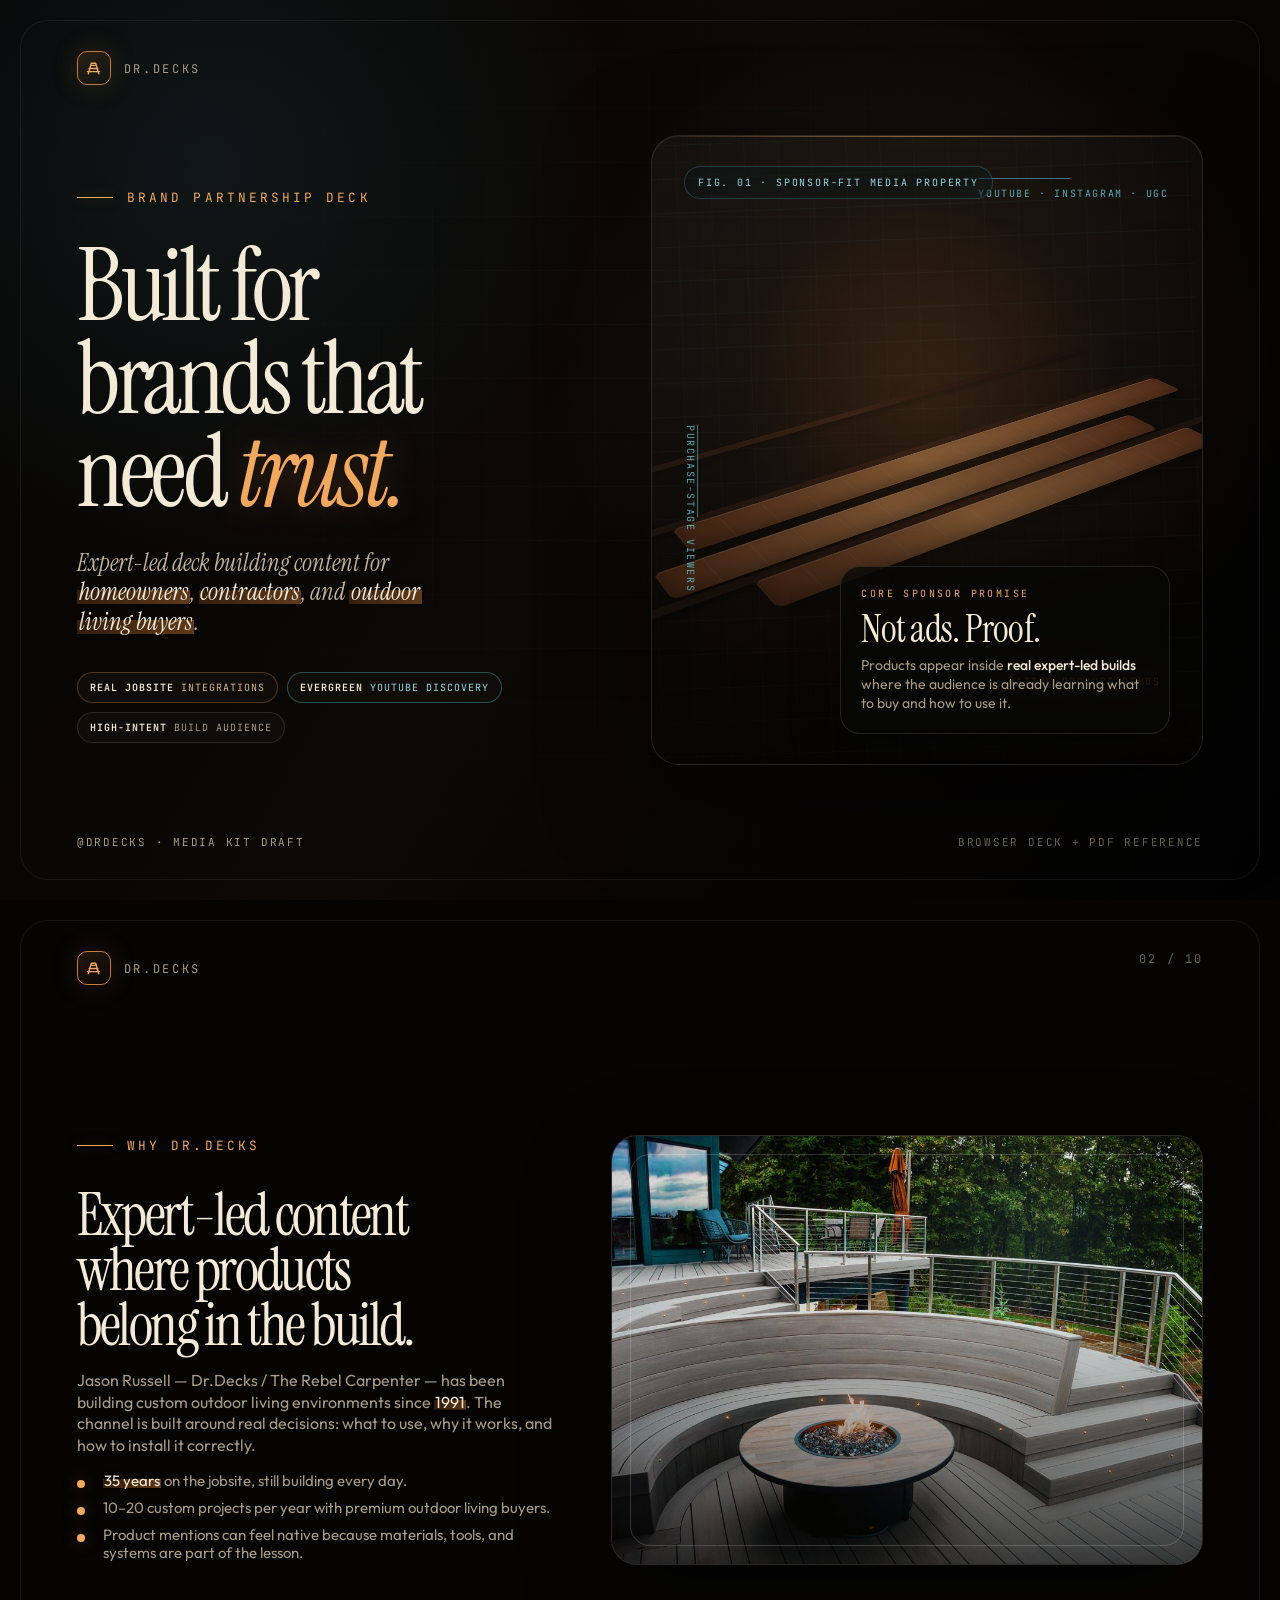
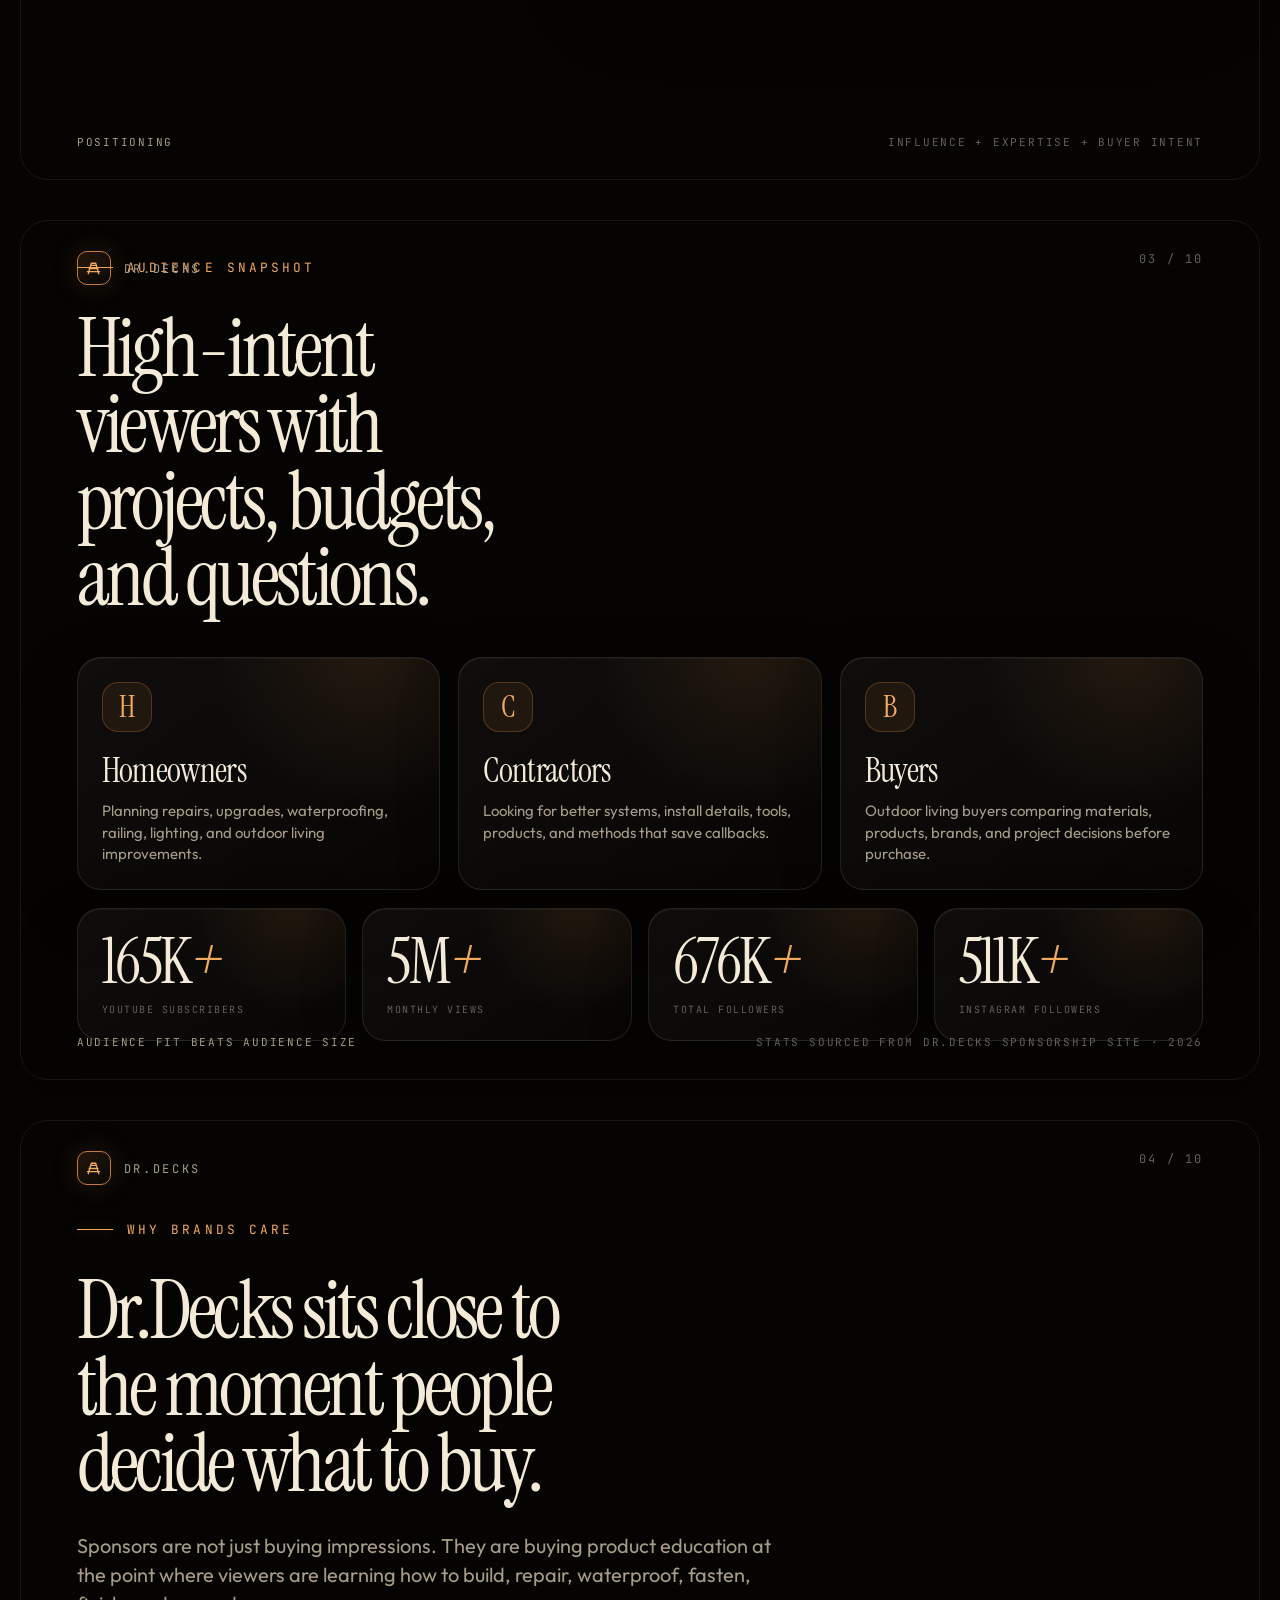
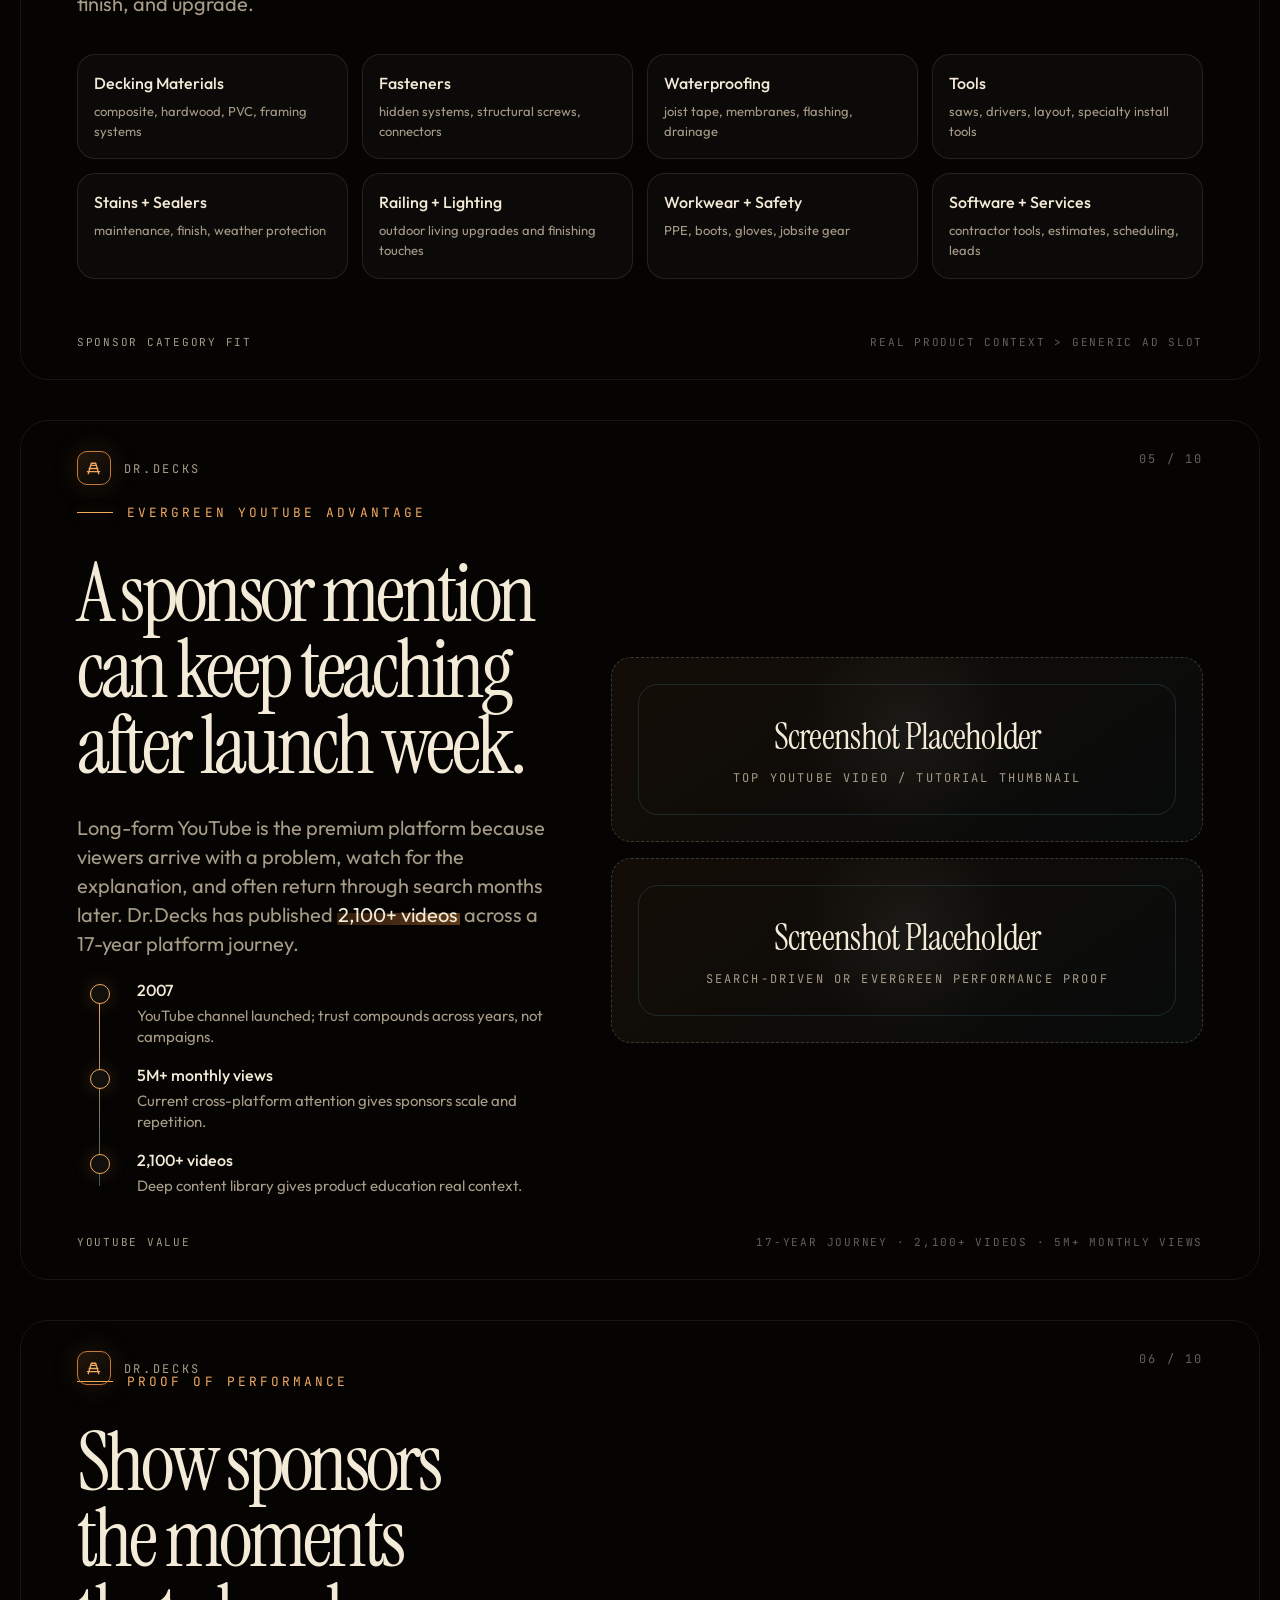
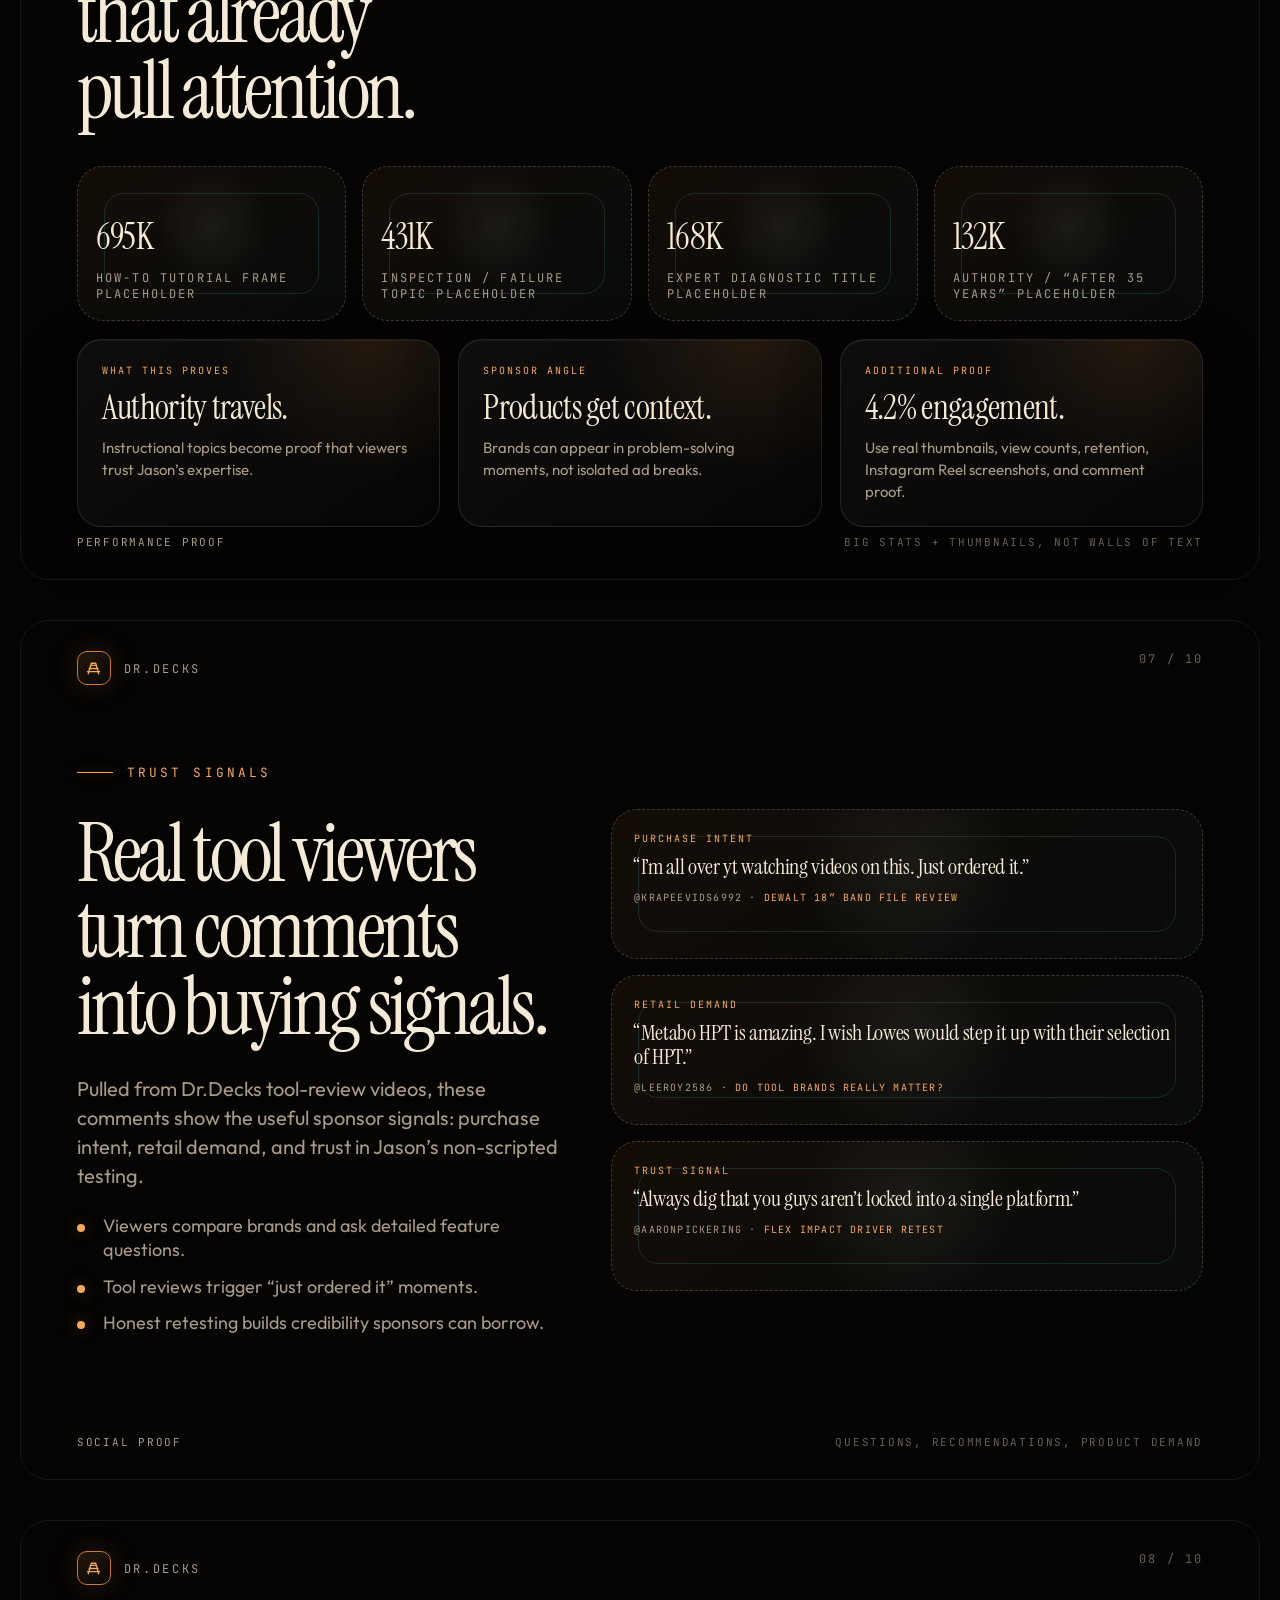
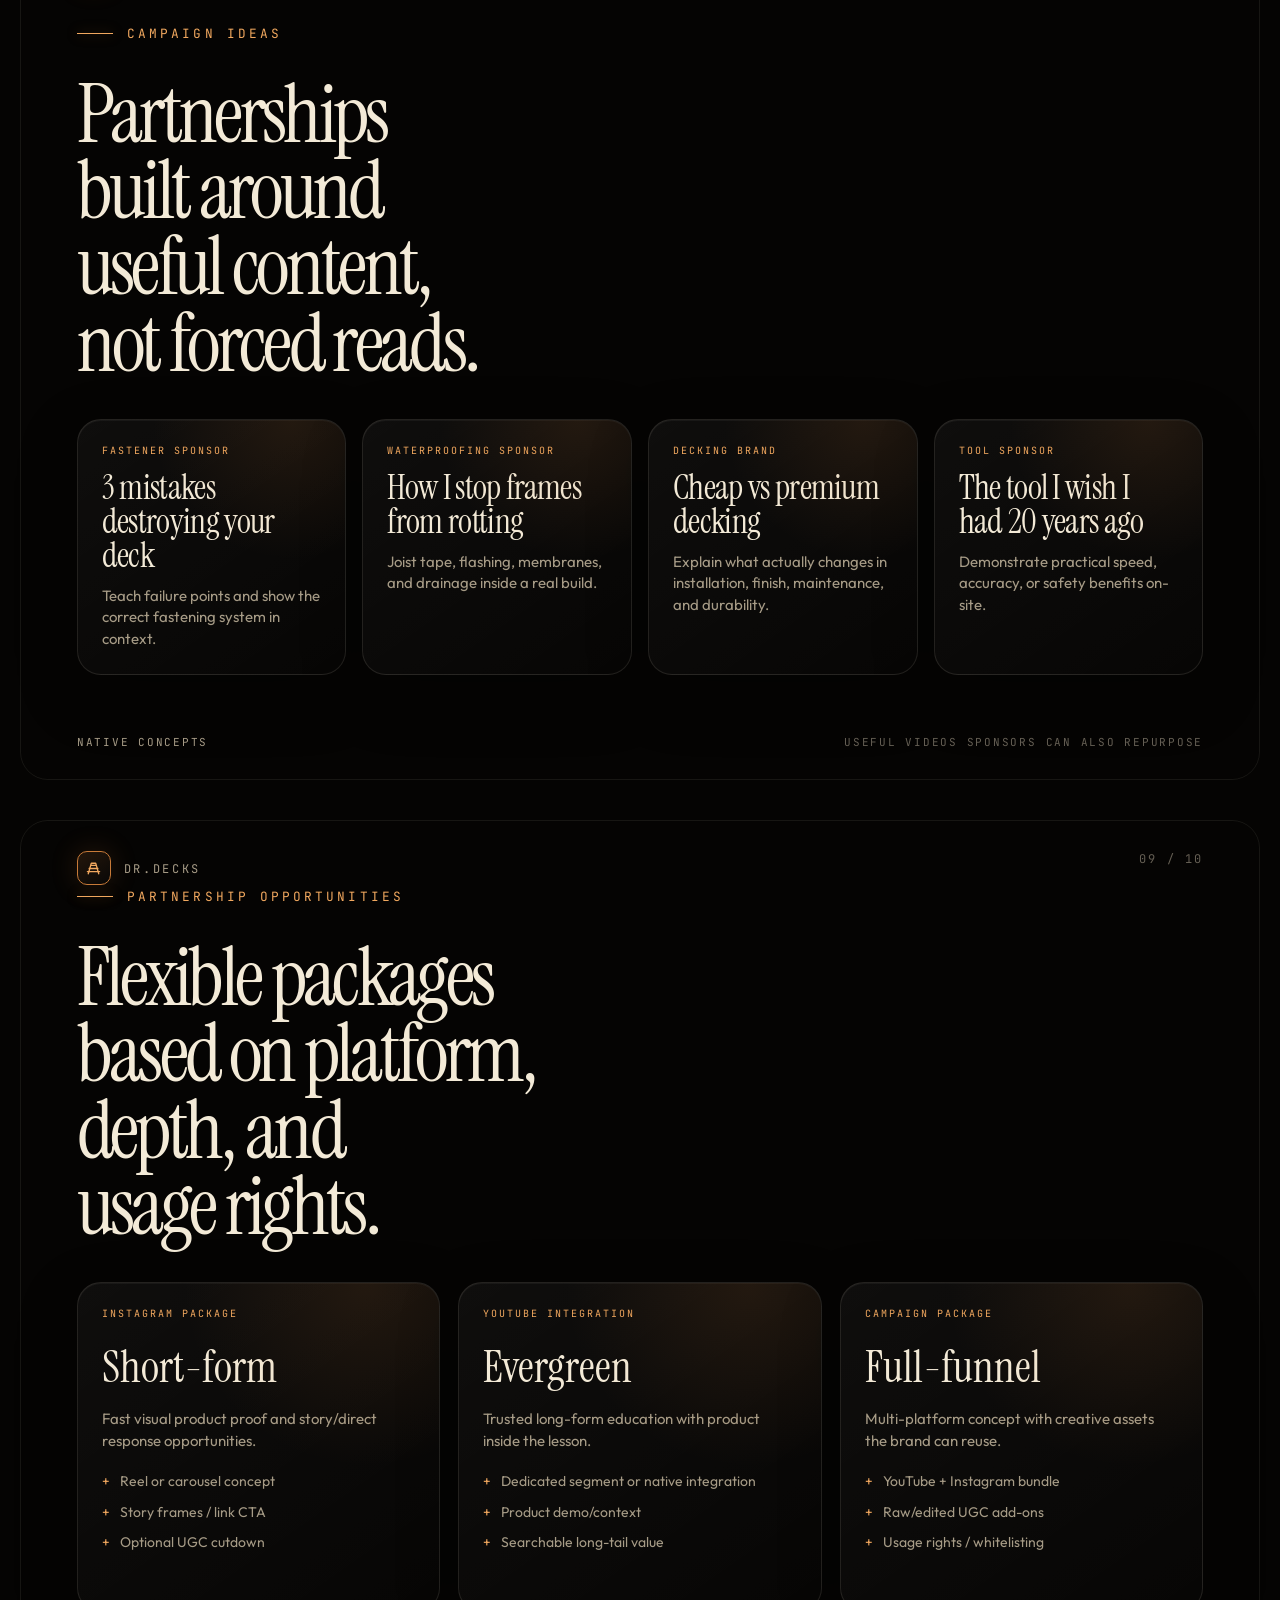
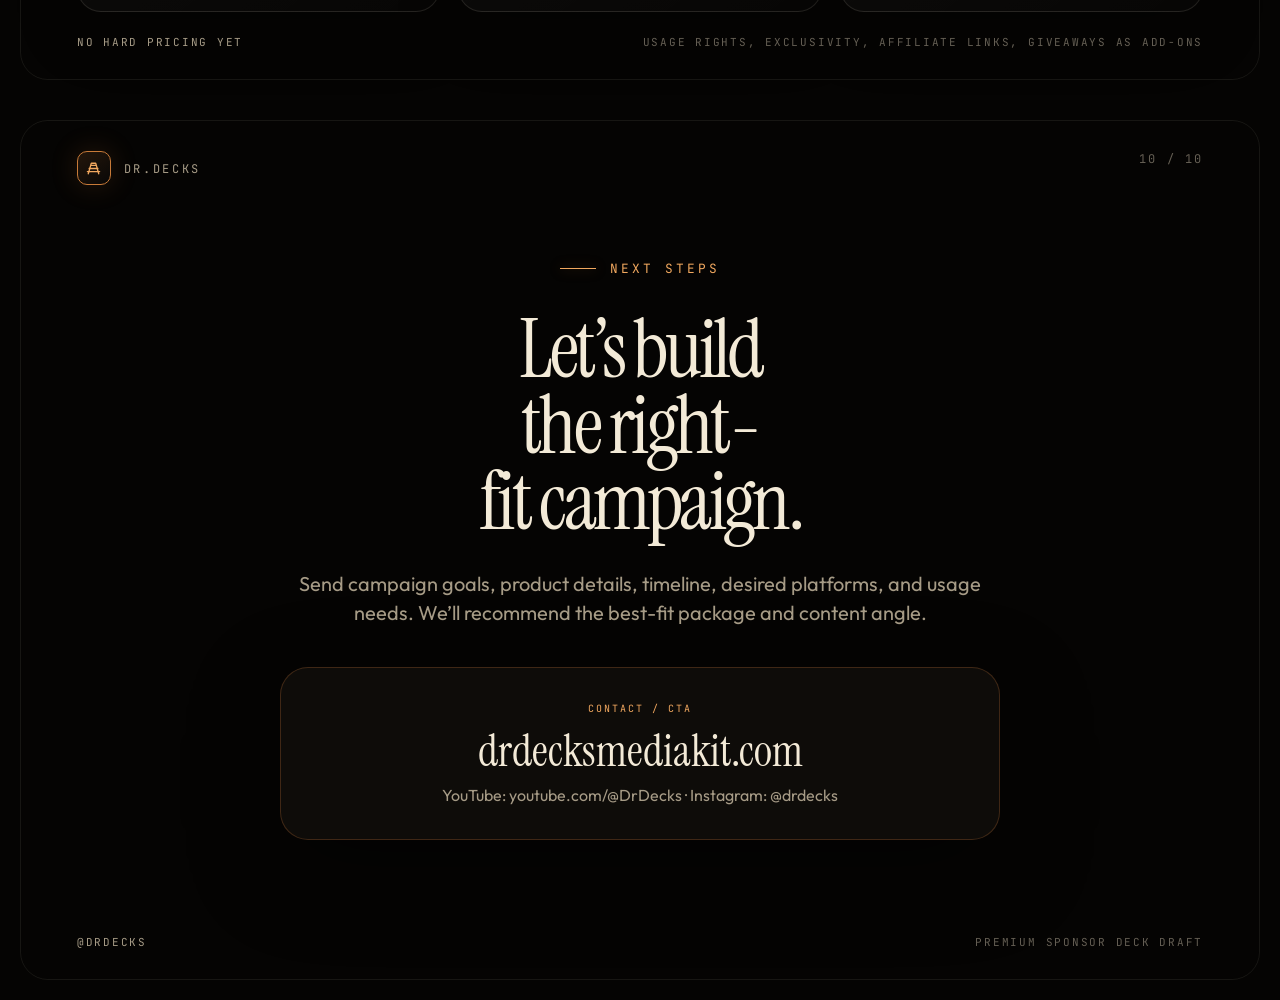
<file: drdecks-media-kit/index.html>
<!DOCTYPE html>
<html lang="en">
<head>
<meta charset="UTF-8" />
<meta name="viewport" content="width=device-width, initial-scale=1.0" />
<title>Dr.Decks Brand Partnerships — Premium Sponsor Deck</title>
<link rel="preconnect" href="https://fonts.googleapis.com" crossorigin />
<link rel="stylesheet" href="https://fonts.googleapis.com/css2?family=Instrument+Serif:ital@0;1&family=Outfit:wght@300;400;500;600;700;800&family=JetBrains+Mono:wght@400;500;600&display=swap" />
<style>
:root{
  --bg:#050403; --bg2:#0c0a08; --panel:#12100d; --paper:#f3ead7; --muted:#a69b86; --dim:#655f54;
  --cedar:#c77a38; --cedar2:#f1a85f; --copper:#9f582b; --blueprint:#66c6d8; --green:#91b66f;
  --line:rgba(243,234,215,.13); --line2:rgba(199,122,56,.32);
  --font-display:'Instrument Serif',serif; --font-body:'Outfit',sans-serif; --font-mono:'JetBrains Mono',monospace;
  --ease:cubic-bezier(.16,1,.3,1);
}
*{box-sizing:border-box;margin:0;padding:0}
html{height:100%;background:var(--bg);scroll-snap-type:y mandatory;overflow-y:auto;overflow-x:hidden;scroll-behavior:smooth}
body{min-height:100%;background:var(--bg);color:var(--paper);font-family:var(--font-body);-webkit-font-smoothing:antialiased;overflow-x:hidden}
body:before{content:"";position:fixed;inset:0;background:radial-gradient(circle at 72% 42%,rgba(199,122,56,.18),transparent 34%),radial-gradient(circle at 16% 18%,rgba(102,198,216,.09),transparent 32%),linear-gradient(120deg,#050403 0%,#0b0806 46%,#020202 100%);z-index:0;pointer-events:none}
body:after{content:"";position:fixed;inset:0;background-image:linear-gradient(rgba(255,255,255,.025) 1px,transparent 1px),linear-gradient(90deg,rgba(255,255,255,.018) 1px,transparent 1px);background-size:54px 54px;mask-image:radial-gradient(circle at 55% 45%,#000 0%,transparent 78%);z-index:0;pointer-events:none}
.slide{position:relative;width:100vw;height:100vh;overflow:hidden;padding:clamp(42px,6vw,86px);display:grid;grid-template-columns:minmax(420px,.96fr) minmax(520px,1.04fr);gap:clamp(36px,5vw,82px);align-items:center;z-index:1;scroll-snap-align:start;page-break-after:always;break-after:page}
.slide:before{content:"";position:absolute;inset:20px;border:1px solid rgba(243,234,215,.08);border-radius:28px;pointer-events:none}
.slide.full{display:block}.slide.full .inner{position:relative;z-index:3;height:100%;display:flex;flex-direction:column;justify-content:center}.slide.center{text-align:center;display:flex;align-items:center;justify-content:center}.slide.center .inner{max-width:1100px}
.brand-mark{position:absolute;left:clamp(42px,6vw,86px);top:clamp(30px,4vw,58px);display:flex;align-items:center;gap:13px;font-family:var(--font-mono);font-size:12px;line-height:1;letter-spacing:.22em;text-transform:uppercase;color:var(--muted);z-index:4}.brand-mark span{display:block;line-height:1;transform:translateY(1px)}
.mark{width:34px;height:34px;border:1px solid var(--cedar);border-radius:10px;display:grid;place-items:center;position:relative;background:linear-gradient(145deg,rgba(199,122,56,.16),rgba(255,255,255,.02));box-shadow:0 0 28px rgba(199,122,56,.18);flex:0 0 34px}.mark svg{width:21px;height:21px;color:var(--cedar2);display:block}
.left{position:relative;z-index:3;padding-top:32px}.kicker{font-family:var(--font-mono);font-size:clamp(11px,1vw,13px);letter-spacing:.24em;text-transform:uppercase;color:var(--cedar2);display:flex;align-items:center;gap:14px;margin-bottom:clamp(22px,3vw,34px);opacity:0;animation:rise .8s var(--ease) .1s forwards}.kicker:before{content:"";width:36px;height:1px;background:var(--cedar2);box-shadow:0 0 12px rgba(199,122,56,.5)}
h1,h2{font-family:var(--font-display);font-weight:400;line-height:.93;letter-spacing:-.045em;color:var(--paper);text-wrap:balance}h1{font-size:clamp(62px,7.8vw,114px);max-width:7.8ch;opacity:0;animation:rise 1s var(--ease) .24s forwards}h2{font-size:clamp(56px,6.4vw,94px);max-width:10ch}.wide h2{max-width:13ch}h1 em,h2 em{font-style:italic;color:var(--cedar2);text-shadow:0 0 34px rgba(199,122,56,.32)}
.subtitle,.lead-copy{margin-top:clamp(18px,2.4vw,30px);font-family:var(--font-display);font-style:italic;font-size:clamp(20px,1.85vw,29px);line-height:1.26;color:#bfb39d;max-width:32ch}.lead-copy{font-family:var(--font-body);font-style:normal;font-size:20px;line-height:1.45;color:var(--muted);max-width:54ch}.hl{display:inline;box-decoration-break:clone;-webkit-box-decoration-break:clone;color:var(--paper);background:linear-gradient(90deg,rgba(199,122,56,.22),rgba(199,122,56,.46));background-size:100% 48%;background-position:0 82%;background-repeat:no-repeat;padding:0 .08em;text-shadow:0 0 14px rgba(199,122,56,.10)}
.proof-row{display:grid;grid-template-columns:repeat(2,max-content);gap:9px;margin-top:clamp(24px,3vw,34px);opacity:0;animation:rise .9s var(--ease) .66s forwards}.pill{border:1px solid rgba(243,234,215,.12);background:rgba(18,16,13,.72);border-radius:999px;padding:8px 12px;font-family:var(--font-mono);font-size:10px;letter-spacing:.10em;text-transform:uppercase;color:var(--muted);backdrop-filter:blur(10px);white-space:nowrap}.proof-row .pill:nth-child(3){grid-column:1 / -1;width:max-content}.pill strong{color:var(--paper);font-weight:600}.pill.cedar{border-color:rgba(199,122,56,.36);color:#d7b78f}.pill.blue{border-color:rgba(102,198,216,.35);color:#9bd7e3}
@keyframes rise{from{opacity:0;transform:translateY(28px) scale(.985);filter:blur(5px)}to{opacity:1;transform:translateY(0) scale(1);filter:blur(0)}}
.hero{position:relative;height:min(70vh,680px);min-height:520px;border:1px solid rgba(243,234,215,.10);border-radius:28px;background:linear-gradient(145deg,rgba(255,255,255,.045),rgba(255,255,255,.01));box-shadow:0 30px 100px rgba(0,0,0,.55),inset 0 1px 0 rgba(255,255,255,.06);overflow:hidden;opacity:0;animation:cardIn 1s var(--ease) .38s forwards}.hero:before{content:"";position:absolute;inset:0;background:radial-gradient(circle at 50% 42%,rgba(199,122,56,.18),transparent 42%);z-index:1;pointer-events:none}.hero:after{content:"";position:absolute;inset:0;background:linear-gradient(180deg,rgba(5,4,3,.1),rgba(5,4,3,.68));z-index:2;pointer-events:none}@keyframes cardIn{from{opacity:0;transform:translateX(26px) scale(.97);filter:blur(7px)}to{opacity:1;transform:translateX(0) scale(1);filter:blur(0)}}
.deck-scene{position:absolute;inset:0;z-index:1;perspective:1000px}.deck-plane{position:absolute;left:50%;top:51%;width:620px;height:360px;transform-style:preserve-3d;transform:translate(-50%,-50%) rotateX(62deg) rotateZ(-34deg);animation:sceneDrift 7s ease-in-out infinite}@keyframes sceneDrift{0%,100%{transform:translate(-50%,-50%) rotateX(62deg) rotateZ(-34deg) translateY(0)}50%{transform:translate(-50%,-50%) rotateX(62deg) rotateZ(-34deg) translateY(-10px)}}
.board{position:absolute;height:42px;border-radius:7px;background:linear-gradient(90deg,#6d3a1f,#d28a4a 42%,#7a4224);box-shadow:inset 0 2px 0 rgba(255,255,255,.13),inset 0 -8px 18px rgba(0,0,0,.24),0 16px 22px rgba(0,0,0,.28);overflow:hidden}.board:before{content:"";position:absolute;inset:0;background:repeating-linear-gradient(90deg,rgba(255,255,255,.10) 0 1px,transparent 1px 42px),linear-gradient(120deg,transparent,rgba(255,255,255,.10),transparent);opacity:.72}.board:nth-child(1){left:0;top:0;width:520px}.board:nth-child(2){left:34px;top:56px;width:560px}.board:nth-child(3){left:-20px;top:112px;width:530px}.board:nth-child(4){left:48px;top:168px;width:590px}.board:nth-child(5){left:10px;top:224px;width:535px}.board:nth-child(6){left:74px;top:280px;width:500px}.joist{position:absolute;width:670px;height:11px;border-radius:3px;background:linear-gradient(90deg,#251913,#5a3320,#231711);box-shadow:0 9px 13px rgba(0,0,0,.25)}.joist.j1{left:-40px;top:48px}.joist.j2{left:-28px;top:158px}.joist.j3{left:-42px;top:270px}.blueprint-lines{position:absolute;inset:0;z-index:0;background-image:linear-gradient(rgba(102,198,216,.08) 1px,transparent 1px),linear-gradient(90deg,rgba(102,198,216,.06) 1px,transparent 1px);background-size:34px 34px;transform:rotate(-2deg);opacity:.68}.measure{position:absolute;z-index:3;font-family:var(--font-mono);font-size:10px;letter-spacing:.16em;text-transform:uppercase;color:var(--blueprint);opacity:.85}.measure.m1{right:34px;top:42px}.measure.m2{left:32px;bottom:172px;writing-mode:vertical-rl}.measure.m3{right:42px;bottom:76px;color:var(--cedar2)}.measure:before{content:"";display:block;width:92px;height:1px;background:currentColor;margin-bottom:8px;opacity:.65}.measure.m2:before{width:1px;height:92px;margin:0 0 8px}
.stat-card{position:absolute;z-index:4;right:32px;bottom:30px;width:330px;border:1px solid rgba(243,234,215,.12);border-radius:20px;background:rgba(8,7,6,.72);backdrop-filter:blur(18px);padding:20px;box-shadow:0 18px 48px rgba(0,0,0,.38);animation:statPulse 5s ease-in-out infinite}.stat-card .label{font-family:var(--font-mono);font-size:10px;letter-spacing:.24em;text-transform:uppercase;color:var(--cedar2);margin-bottom:10px}.stat-card .big{font-family:var(--font-display);font-size:38px;line-height:1;color:var(--paper);letter-spacing:-.02em}.stat-card p{margin-top:8px;color:var(--muted);font-size:14px;line-height:1.35}.stat-card b{color:var(--paper);font-weight:500}@keyframes statPulse{0%,100%{box-shadow:0 18px 48px rgba(0,0,0,.38),0 0 0 rgba(199,122,56,0)}50%{box-shadow:0 18px 48px rgba(0,0,0,.38),0 0 38px rgba(199,122,56,.14)}}
.top-label{position:absolute;z-index:4;left:32px;top:30px;border:1px solid rgba(102,198,216,.24);border-radius:999px;padding:9px 13px;font-family:var(--font-mono);font-size:10px;letter-spacing:.18em;text-transform:uppercase;color:#9bd7e3;background:rgba(9,20,23,.42);backdrop-filter:blur(12px)}
.footer{position:absolute;left:clamp(42px,6vw,86px);right:clamp(42px,6vw,86px);bottom:clamp(28px,4vw,56px);display:flex;justify-content:space-between;align-items:flex-end;z-index:5;font-family:var(--font-mono);font-size:11px;letter-spacing:.16em;text-transform:uppercase;color:var(--dim)}.footer span:first-child{color:var(--muted)}.footer b{color:var(--cedar2);font-weight:600}.scan{position:absolute;z-index:5;left:0;right:0;top:0;height:1px;background:linear-gradient(90deg,transparent,var(--cedar2),transparent);animation:scan 3.6s linear infinite;opacity:.5}@keyframes scan{0%{transform:translateX(-100%)}100%{transform:translateX(100%)}}
/* deck components */
.slide-no{position:absolute;right:clamp(42px,6vw,86px);top:clamp(34px,4vw,58px);z-index:4;font-family:var(--font-mono);font-size:12px;letter-spacing:.18em;color:var(--dim)}
.grid-2{display:grid;grid-template-columns:.9fr 1.1fr;gap:50px;align-items:center}.slide.full .inner.grid-2{display:grid;grid-template-columns:.9fr 1.1fr;gap:50px;align-items:center}.grid-3{display:grid;grid-template-columns:repeat(3,1fr);gap:18px}.grid-4{display:grid;grid-template-columns:repeat(4,1fr);gap:16px}.stack{display:grid;gap:16px}.card{border:1px solid rgba(243,234,215,.11);border-radius:24px;background:linear-gradient(145deg,rgba(255,255,255,.045),rgba(255,255,255,.012));box-shadow:0 20px 60px rgba(0,0,0,.30),inset 0 1px 0 rgba(255,255,255,.045);padding:24px;position:relative;overflow:hidden}.card:before{content:"";position:absolute;inset:0;background:radial-gradient(circle at 80% 0%,rgba(199,122,56,.12),transparent 42%);pointer-events:none}.eyebrow{font-family:var(--font-mono);font-size:10px;letter-spacing:.20em;text-transform:uppercase;color:var(--cedar2);margin-bottom:14px}.card h3{font-family:var(--font-display);font-weight:400;font-size:34px;line-height:1;color:var(--paper);letter-spacing:-.02em}.card p,.card li{font-size:15px;line-height:1.45;color:var(--muted)}.card p{margin-top:12px}.big-num{font-family:var(--font-display);font-size:64px;line-height:.9;color:var(--paper);letter-spacing:-.04em}.big-num span{color:var(--cedar2);font-style:italic}.fine{font-family:var(--font-mono);font-size:10px;letter-spacing:.15em;text-transform:uppercase;color:var(--dim);margin-top:12px}.bullets{list-style:none;display:grid;gap:12px;margin-top:24px}.bullets li{padding-left:26px;position:relative;color:var(--muted);font-size:18px;line-height:1.36}.bullets li:before{content:"";position:absolute;left:0;top:.55em;width:8px;height:8px;border-radius:50%;background:var(--cedar2);box-shadow:0 0 16px rgba(199,122,56,.45)}
.photo-ph{min-height:420px;border:1px dashed rgba(243,234,215,.20);border-radius:26px;background:linear-gradient(145deg,rgba(199,122,56,.08),rgba(102,198,216,.045)),radial-gradient(circle at 50% 38%,rgba(255,255,255,.06),transparent 34%);display:flex;align-items:center;justify-content:center;text-align:center;color:var(--muted);font-family:var(--font-mono);font-size:12px;letter-spacing:.18em;text-transform:uppercase;position:relative;overflow:hidden}.photo-ph:before{content:"";position:absolute;inset:26px;border:1px solid rgba(102,198,216,.16);border-radius:20px}.photo-ph b{display:block;color:var(--paper);font-family:var(--font-display);font-size:36px;font-weight:400;letter-spacing:-.02em;text-transform:none;margin-bottom:10px}section[data-title="Why Dr.Decks"] h2{font-size:clamp(42px,4.6vw,66px)}section[data-title="Why Dr.Decks"] .lead-copy{font-size:16px;line-height:1.34;margin-top:18px}section[data-title="Why Dr.Decks"] .bullets{gap:8px;margin-top:16px}section[data-title="Why Dr.Decks"] .bullets li{font-size:15px;line-height:1.25}.photo-real{min-height:360px;height:48vh;max-height:430px;border-style:solid;border-color:rgba(243,234,215,.14);box-shadow:0 26px 86px rgba(0,0,0,.42),inset 0 1px 0 rgba(255,255,255,.08);background:#080706;align-items:stretch;justify-content:stretch;text-align:left;animation:cardIn 1s var(--ease) .34s forwards}.photo-real:before{inset:18px;border-color:rgba(255,255,255,.18);z-index:2}.photo-real:after{content:"";position:absolute;inset:0;background:linear-gradient(180deg,rgba(5,4,3,0) 44%,rgba(5,4,3,.72) 100%),radial-gradient(circle at 72% 24%,rgba(102,198,216,.13),transparent 34%);z-index:1;pointer-events:none}.photo-real img{position:absolute;inset:0;width:100%;height:100%;object-fit:cover;object-position:center;filter:saturate(1.04) contrast(1.04)}.photo-caption{position:absolute;left:28px;right:28px;bottom:24px;z-index:3;display:flex;justify-content:space-between;gap:18px;align-items:flex-end;color:var(--paper);text-transform:none;letter-spacing:0;font-family:var(--font-body)}.photo-caption b{font-size:30px;margin:0;text-shadow:0 8px 28px rgba(0,0,0,.55)}.photo-caption span{font-family:var(--font-mono);font-size:10px;letter-spacing:.18em;text-transform:uppercase;color:#d9ccb6;text-align:right;max-width:180px}.photo-ph.small{min-height:185px;border-radius:20px}.photo-ph.thumbnail{min-height:155px;align-items:flex-end;justify-content:flex-start;text-align:left;padding:18px}.photo-ph.comment{min-height:150px;display:block;text-align:left;padding:22px;text-transform:none;letter-spacing:0;font-family:var(--font-body)}.comment-quote .eyebrow{margin-bottom:10px}.comment-quote p{position:relative;z-index:2;color:var(--paper);font-family:var(--font-display);font-size:clamp(20px,1.75vw,28px);line-height:1.08;letter-spacing:-.015em}.comment-quote cite{position:relative;z-index:2;display:block;margin-top:12px;color:var(--muted);font-family:var(--font-mono);font-size:10px;line-height:1.35;letter-spacing:.12em;text-transform:uppercase;font-style:normal}.comment-quote .source{color:var(--cedar2)}
.audience-card{min-height:230px}.aud-icon{width:50px;height:50px;border-radius:16px;border:1px solid var(--line2);display:grid;place-items:center;margin-bottom:22px;background:rgba(199,122,56,.10);font-family:var(--font-display);font-size:30px;color:var(--cedar2)}
.category-grid{display:grid;grid-template-columns:repeat(4,1fr);gap:14px;margin-top:36px}.cat{border:1px solid rgba(243,234,215,.10);border-radius:18px;padding:18px 16px;min-height:104px;background:rgba(18,16,13,.62)}.cat b{display:block;font-size:16px;color:var(--paper);font-weight:500;margin-bottom:7px}.cat span{font-size:13px;color:var(--muted);line-height:1.32}
.timeline{position:relative;display:grid;gap:18px;margin-top:22px}.timeline:before{content:"";position:absolute;left:22px;top:10px;bottom:10px;width:1px;background:linear-gradient(var(--cedar2),rgba(102,198,216,.45))}.step{position:relative;padding-left:60px}.step:before{content:"";position:absolute;left:13px;top:4px;width:18px;height:18px;border-radius:50%;background:var(--panel);border:1px solid var(--cedar2);box-shadow:0 0 18px rgba(199,122,56,.28)}.step b{display:block;color:var(--paper);font-weight:500;margin-bottom:5px}.step span{color:var(--muted);font-size:15px;line-height:1.4}
.package{min-height:330px}.package .price{font-family:var(--font-display);font-size:44px;color:var(--paper);margin:18px 0 12px}.package ul{list-style:none;display:grid;gap:10px;margin-top:20px}.package li{font-size:14px;color:var(--muted);padding-left:18px;position:relative}.package li:before{content:"+";position:absolute;left:0;color:var(--cedar2)}
.contact-card{max-width:720px;margin:40px auto 0;padding:34px;border:1px solid rgba(199,122,56,.26);border-radius:28px;background:rgba(18,16,13,.72);box-shadow:0 28px 90px rgba(0,0,0,.4)}.contact-card .big{font-family:var(--font-display);font-size:44px;line-height:1;color:var(--paper)}
@media(max-width:980px){
  html{scroll-snap-type:none;scroll-behavior:auto}
  .slide{width:100%;height:auto;min-height:100svh;overflow:visible;padding:82px 24px 34px;display:block;grid-template-columns:1fr;gap:0;scroll-snap-align:none}
  .slide:before{inset:10px;border-radius:22px}
  .slide.full .inner,.slide.full .inner.grid-2,.slide.center .inner{height:auto;min-height:0;display:block;max-width:100%}
  .brand-mark{left:24px;top:22px;font-size:10px;gap:9px;letter-spacing:.18em}.mark{width:28px;height:28px;flex-basis:28px;border-radius:8px}.mark svg{width:17px;height:17px}.slide-no{right:24px;top:28px;font-size:10px}
  h1{font-size:clamp(50px,15vw,72px);max-width:9ch;line-height:.9}h2,.wide h2{font-size:clamp(36px,10.5vw,58px);max-width:10.8ch;line-height:.92}.kicker{font-size:10px;letter-spacing:.18em;gap:10px;margin-bottom:16px}.kicker:before{width:24px}.subtitle,.lead-copy{font-size:clamp(16px,4.6vw,20px);line-height:1.32;max-width:100%;margin-top:16px}.left{padding-top:0}
  .proof-row{grid-template-columns:1fr;gap:7px;margin-top:18px}.proof-row .pill:nth-child(3){grid-column:auto;width:auto}.pill{white-space:normal;font-size:9px;line-height:1.25;padding:7px 10px}
  .hero{min-height:0;height:46vh;max-height:390px;margin-top:24px;border-radius:22px}.deck-plane{width:440px;height:260px}.stat-card{left:18px;right:18px;bottom:18px;width:auto;padding:14px;border-radius:16px}.stat-card .big{font-size:30px}.stat-card p{font-size:12px}.top-label,.measure{font-size:8px}.measure.m1{right:18px;top:42px}.measure.m2{left:18px;bottom:145px}.measure.m3{right:20px;bottom:104px}
  .grid-2,.slide.full .inner.grid-2{display:block}.grid-3,.grid-4,.category-grid{display:grid;grid-template-columns:1fr;gap:10px!important;margin-top:18px!important}.grid-4{grid-template-columns:repeat(2,minmax(0,1fr))}.category-grid{grid-template-columns:repeat(2,minmax(0,1fr))}
  .card,.cat{padding:14px;border-radius:16px;min-height:0}.card h3{font-size:clamp(24px,7vw,30px)}.card p,.card li{font-size:13px;line-height:1.32}.big-num{font-size:clamp(38px,12vw,52px)}.fine{font-size:9px;line-height:1.25}.audience-card{min-height:0}.aud-icon{width:36px;height:36px;border-radius:12px;font-size:22px;margin-bottom:12px}.cat{min-height:0}.cat b{font-size:14px;margin-bottom:4px}.cat span{font-size:12px;line-height:1.25}
  .photo-ph{min-height:180px;border-radius:18px}.photo-ph:before{inset:12px;border-radius:14px}.photo-real{height:34vh;min-height:190px;max-height:260px;margin-top:22px}.photo-ph.small{min-height:118px}.photo-ph.thumbnail{min-height:106px;padding:12px}.photo-ph b{font-size:26px}.photo-ph.comment{min-height:0;padding:14px}.stack{gap:10px;margin-top:18px}
  .timeline{gap:12px;margin-top:16px}.timeline:before{left:14px}.step{padding-left:38px}.step:before{left:6px;width:16px;height:16px}.step span{font-size:13px;line-height:1.28}
  .package{min-height:0}.package .price{font-size:34px;margin:10px 0 8px}.package ul{gap:6px;margin-top:12px}.contact-card{padding:20px;border-radius:20px;margin-top:24px}.contact-card .big{font-size:clamp(28px,8vw,36px);overflow-wrap:anywhere}
  .footer{position:relative;left:auto;right:auto;bottom:auto;display:block;margin-top:24px;font-size:9px;line-height:1.45;letter-spacing:.12em}.footer span{display:block}.footer span+span{margin-top:4px}
  .slide.center{display:flex;flex-direction:column;align-items:center;justify-content:center;text-align:center}
  section[data-title="Next Steps"] .inner{width:100%;max-width:760px;margin:auto;text-align:center}
  section[data-title="Next Steps"] .kicker{justify-content:center;width:100%;gap:0}
  section[data-title="Next Steps"] .kicker:before{display:none}
  section[data-title="Next Steps"] h2{margin-left:auto!important;margin-right:auto!important;text-align:center;max-width:12ch}
  section[data-title="Next Steps"] .lead-copy{margin-left:auto!important;margin-right:auto!important;text-align:center;max-width:680px}
  section[data-title="Next Steps"] .contact-card{margin-left:auto;margin-right:auto;text-align:center;width:min(100%,720px)}
  section[data-title="Why Dr.Decks"] h2{font-size:clamp(34px,9.6vw,50px)}section[data-title="Why Dr.Decks"] .lead-copy{font-size:15px;line-height:1.3}section[data-title="Why Dr.Decks"] .bullets{gap:8px;margin-top:14px}section[data-title="Why Dr.Decks"] .bullets li{font-size:14px;line-height:1.25}
  .bullets{gap:9px;margin-top:16px}.bullets li{font-size:15px;line-height:1.3;padding-left:20px}.bullets li:before{width:6px;height:6px}
}
@media(max-width:430px){
  .slide{padding:76px 18px 30px}.brand-mark{left:18px}.slide-no{right:18px}.grid-4,.category-grid{grid-template-columns:1fr}.hero{height:40vh}.stat-card{left:12px;right:12px;bottom:12px;padding:12px}.stat-card .label{font-size:8px;margin-bottom:6px}.stat-card .big{font-size:26px}.stat-card p{font-size:11px}.measure{display:none}.photo-real{height:30vh;min-height:170px}.card,.cat{padding:12px}h2,.wide h2{font-size:clamp(32px,10vw,46px)}.lead-copy{font-size:15px}.grid-3{gap:8px!important}.package .price{font-size:30px}
}
@media print{@page{size:16in 9in;margin:0}html,body{overflow:visible!important}.slide{width:16in;height:9in;page-break-after:always;break-after:page}.slide:last-child{page-break-after:auto}}
</style>
</head>
<body>

<section class="slide" data-title="Cover">
  <div class="brand-mark"><div class="mark" aria-hidden="true"><svg viewBox="0 0 48 48" fill="none" stroke="currentColor" stroke-width="3" stroke-linecap="round" stroke-linejoin="round"><path d="M10 31h28"/><path d="M14 24h20"/><path d="M18 17h12"/><path d="M12 36l7-24h10l7 24"/></svg></div><span>Dr.Decks</span></div>
  <div class="left"><div class="kicker">Brand Partnership Deck</div><h1>Built for brands that need <em>trust.</em></h1><p class="subtitle">Expert-led deck building content for <span class="hl">homeowners</span>, <span class="hl">contractors</span>, and <span class="hl">outdoor living buyers</span>.</p><div class="proof-row"><div class="pill cedar"><strong>Real jobsite</strong> integrations</div><div class="pill blue"><strong>Evergreen</strong> YouTube discovery</div><div class="pill"><strong>High-intent</strong> build audience</div></div></div>
  <div class="hero" aria-label="Premium deck construction visual"><div class="scan"></div><div class="blueprint-lines"></div><div class="top-label">Fig. 01 · Sponsor-fit media property</div><div class="deck-scene"><div class="deck-plane"><div class="joist j1"></div><div class="joist j2"></div><div class="joist j3"></div><div class="board"></div><div class="board"></div><div class="board"></div><div class="board"></div><div class="board"></div><div class="board"></div></div></div><div class="measure m1">YouTube · Instagram · UGC</div><div class="measure m2">Purchase-stage viewers</div><div class="measure m3">Native product demos</div><div class="stat-card"><div class="label">Core sponsor promise</div><div class="big">Not ads. Proof.</div><p>Products appear inside <b>real expert-led builds</b> where the audience is already learning what to buy and how to use it.</p></div></div>
  <div class="footer"><span>@drdecks · media kit draft</span><span>Browser deck + PDF reference</span></div>
</section>

<section class="slide full wide" data-title="Why Dr.Decks">
  <div class="brand-mark"><div class="mark"><svg viewBox="0 0 48 48" fill="none" stroke="currentColor" stroke-width="3" stroke-linecap="round" stroke-linejoin="round"><path d="M10 31h28"/><path d="M14 24h20"/><path d="M18 17h12"/><path d="M12 36l7-24h10l7 24"/></svg></div><span>Dr.Decks</span></div><div class="slide-no">02 / 10</div>
  <div class="inner grid-2"><div><div class="kicker">Why Dr.Decks</div><h2>Expert-led content where products belong in the build.</h2><p class="lead-copy">Jason Russell — Dr.Decks / The Rebel Carpenter — has been building custom outdoor living environments since <span class="hl">1991</span>. The channel is built around real decisions: what to use, why it works, and how to install it correctly.</p><ul class="bullets"><li><span class="hl">35 years</span> on the jobsite, still building every day.</li><li>10–20 custom projects per year with premium outdoor living buyers.</li><li>Product mentions can feel native because materials, tools, and systems are part of the lesson.</li></ul></div><figure class="photo-ph photo-real"><img src="slide2-deck-photo.jpg" alt="Curved premium deck with built-in seating, fire table, cable railing, and lake view" /></figure></div>
  <div class="footer"><span>Positioning</span><span>Influence + expertise + buyer intent</span></div>
</section>

<section class="slide full wide" data-title="Audience Snapshot">
  <div class="brand-mark"><div class="mark"><svg viewBox="0 0 48 48" fill="none" stroke="currentColor" stroke-width="3" stroke-linecap="round" stroke-linejoin="round"><path d="M10 31h28"/><path d="M14 24h20"/><path d="M18 17h12"/><path d="M12 36l7-24h10l7 24"/></svg></div><span>Dr.Decks</span></div><div class="slide-no">03 / 10</div>
  <div class="inner"><div class="kicker">Audience Snapshot</div><h2>High-intent viewers with projects, budgets, and questions.</h2><div class="grid-3" style="margin-top:42px"><div class="card audience-card"><div class="aud-icon">H</div><h3>Homeowners</h3><p>Planning repairs, upgrades, waterproofing, railing, lighting, and outdoor living improvements.</p></div><div class="card audience-card"><div class="aud-icon">C</div><h3>Contractors</h3><p>Looking for better systems, install details, tools, products, and methods that save callbacks.</p></div><div class="card audience-card"><div class="aud-icon">B</div><h3>Buyers</h3><p>Outdoor living buyers comparing materials, products, brands, and project decisions before purchase.</p></div></div><div class="grid-4" style="margin-top:18px"><div class="card"><div class="big-num">165K<span>+</span></div><div class="fine">YouTube subscribers</div></div><div class="card"><div class="big-num">5M<span>+</span></div><div class="fine">Monthly views</div></div><div class="card"><div class="big-num">676K<span>+</span></div><div class="fine">Total followers</div></div><div class="card"><div class="big-num">511K<span>+</span></div><div class="fine">Instagram followers</div></div></div></div>
  <div class="footer"><span>Audience fit beats audience size</span><span>Stats sourced from Dr.Decks sponsorship site · 2026</span></div>
</section>

<section class="slide full wide" data-title="Why Brands Care">
  <div class="brand-mark"><div class="mark"><svg viewBox="0 0 48 48" fill="none" stroke="currentColor" stroke-width="3" stroke-linecap="round" stroke-linejoin="round"><path d="M10 31h28"/><path d="M14 24h20"/><path d="M18 17h12"/><path d="M12 36l7-24h10l7 24"/></svg></div><span>Dr.Decks</span></div><div class="slide-no">04 / 10</div>
  <div class="inner"><div class="kicker">Why Brands Care</div><h2>Dr.Decks sits close to the moment people decide what to buy.</h2><p class="lead-copy">Sponsors are not just buying impressions. They are buying product education at the point where viewers are learning how to build, repair, waterproof, fasten, finish, and upgrade.</p><div class="category-grid"><div class="cat"><b>Decking Materials</b><span>composite, hardwood, PVC, framing systems</span></div><div class="cat"><b>Fasteners</b><span>hidden systems, structural screws, connectors</span></div><div class="cat"><b>Waterproofing</b><span>joist tape, membranes, flashing, drainage</span></div><div class="cat"><b>Tools</b><span>saws, drivers, layout, specialty install tools</span></div><div class="cat"><b>Stains + Sealers</b><span>maintenance, finish, weather protection</span></div><div class="cat"><b>Railing + Lighting</b><span>outdoor living upgrades and finishing touches</span></div><div class="cat"><b>Workwear + Safety</b><span>PPE, boots, gloves, jobsite gear</span></div><div class="cat"><b>Software + Services</b><span>contractor tools, estimates, scheduling, leads</span></div></div></div>
  <div class="footer"><span>Sponsor category fit</span><span>Real product context > generic ad slot</span></div>
</section>

<section class="slide full wide" data-title="Evergreen YouTube Advantage">
  <div class="brand-mark"><div class="mark"><svg viewBox="0 0 48 48" fill="none" stroke="currentColor" stroke-width="3" stroke-linecap="round" stroke-linejoin="round"><path d="M10 31h28"/><path d="M14 24h20"/><path d="M18 17h12"/><path d="M12 36l7-24h10l7 24"/></svg></div><span>Dr.Decks</span></div><div class="slide-no">05 / 10</div>
  <div class="inner grid-2"><div><div class="kicker">Evergreen YouTube Advantage</div><h2>A sponsor mention can keep teaching after launch week.</h2><p class="lead-copy">Long-form YouTube is the premium platform because viewers arrive with a problem, watch for the explanation, and often return through search months later. Dr.Decks has published <span class="hl">2,100+ videos</span> across a 17-year platform journey.</p><div class="timeline"><div class="step"><b>2007</b><span>YouTube channel launched; trust compounds across years, not campaigns.</span></div><div class="step"><b>5M+ monthly views</b><span>Current cross-platform attention gives sponsors scale and repetition.</span></div><div class="step"><b>2,100+ videos</b><span>Deep content library gives product education real context.</span></div></div></div><div class="stack"><div class="photo-ph small"><div><b>Screenshot Placeholder</b>Top YouTube video / tutorial thumbnail</div></div><div class="photo-ph small"><div><b>Screenshot Placeholder</b>Search-driven or evergreen performance proof</div></div></div></div>
  <div class="footer"><span>YouTube value</span><span>17-year journey · 2,100+ videos · 5M+ monthly views</span></div>
</section>

<section class="slide full wide" data-title="Proof of Performance">
  <div class="brand-mark"><div class="mark"><svg viewBox="0 0 48 48" fill="none" stroke="currentColor" stroke-width="3" stroke-linecap="round" stroke-linejoin="round"><path d="M10 31h28"/><path d="M14 24h20"/><path d="M18 17h12"/><path d="M12 36l7-24h10l7 24"/></svg></div><span>Dr.Decks</span></div><div class="slide-no">06 / 10</div>
  <div class="inner"><div class="kicker">Proof of Performance</div><h2>Show sponsors the moments that already pull attention.</h2><div class="grid-4" style="margin-top:38px"><div class="photo-ph thumbnail"><div><b>695K</b>How-to tutorial frame placeholder</div></div><div class="photo-ph thumbnail"><div><b>431K</b>Inspection / failure topic placeholder</div></div><div class="photo-ph thumbnail"><div><b>168K</b>Expert diagnostic title placeholder</div></div><div class="photo-ph thumbnail"><div><b>132K</b>Authority / “after 35 years” placeholder</div></div></div><div class="grid-3" style="margin-top:18px"><div class="card"><div class="eyebrow">What this proves</div><h3>Authority travels.</h3><p>Instructional topics become proof that viewers trust Jason’s expertise.</p></div><div class="card"><div class="eyebrow">Sponsor angle</div><h3>Products get context.</h3><p>Brands can appear in problem-solving moments, not isolated ad breaks.</p></div><div class="card"><div class="eyebrow">Additional proof</div><h3>4.2% engagement.</h3><p>Use real thumbnails, view counts, retention, Instagram Reel screenshots, and comment proof.</p></div></div></div>
  <div class="footer"><span>Performance proof</span><span>Big stats + thumbnails, not walls of text</span></div>
</section>

<section class="slide full wide" data-title="Trust Signals">
  <div class="brand-mark"><div class="mark"><svg viewBox="0 0 48 48" fill="none" stroke="currentColor" stroke-width="3" stroke-linecap="round" stroke-linejoin="round"><path d="M10 31h28"/><path d="M14 24h20"/><path d="M18 17h12"/><path d="M12 36l7-24h10l7 24"/></svg></div><span>Dr.Decks</span></div><div class="slide-no">07 / 10</div>
  <div class="inner grid-2"><div><div class="kicker">Trust Signals</div><h2>Real tool viewers turn comments into buying signals.</h2><p class="lead-copy">Pulled from Dr.Decks tool-review videos, these comments show the useful sponsor signals: purchase intent, retail demand, and trust in Jason’s non-scripted testing.</p><ul class="bullets"><li>Viewers compare brands and ask detailed feature questions.</li><li>Tool reviews trigger “just ordered it” moments.</li><li>Honest retesting builds credibility sponsors can borrow.</li></ul></div><div class="stack"><div class="photo-ph comment comment-quote"><div class="eyebrow">Purchase Intent</div><p>“I’m all over yt watching videos on this. Just ordered it.”</p><cite>@krapeevids6992 · <span class="source">DeWalt 18” Band File review</span></cite></div><div class="photo-ph comment comment-quote"><div class="eyebrow">Retail Demand</div><p>“Metabo HPT is amazing. I wish Lowes would step it up with their selection of HPT.”</p><cite>@Leeroy2586 · <span class="source">Do Tool Brands Really Matter?</span></cite></div><div class="photo-ph comment comment-quote"><div class="eyebrow">Trust Signal</div><p>“Always dig that you guys aren’t locked into a single platform.”</p><cite>@AaronPickering · <span class="source">Flex Impact Driver retest</span></cite></div></div></div>
  <div class="footer"><span>Social proof</span><span>Questions, recommendations, product demand</span></div>
</section>

<section class="slide full wide" data-title="Campaign Ideas">
  <div class="brand-mark"><div class="mark"><svg viewBox="0 0 48 48" fill="none" stroke="currentColor" stroke-width="3" stroke-linecap="round" stroke-linejoin="round"><path d="M10 31h28"/><path d="M14 24h20"/><path d="M18 17h12"/><path d="M12 36l7-24h10l7 24"/></svg></div><span>Dr.Decks</span></div><div class="slide-no">08 / 10</div>
  <div class="inner"><div class="kicker">Campaign Ideas</div><h2>Partnerships built around useful content, not forced reads.</h2><div class="grid-4" style="margin-top:38px"><div class="card"><div class="eyebrow">Fastener Sponsor</div><h3>3 mistakes destroying your deck</h3><p>Teach failure points and show the correct fastening system in context.</p></div><div class="card"><div class="eyebrow">Waterproofing Sponsor</div><h3>How I stop frames from rotting</h3><p>Joist tape, flashing, membranes, and drainage inside a real build.</p></div><div class="card"><div class="eyebrow">Decking Brand</div><h3>Cheap vs premium decking</h3><p>Explain what actually changes in installation, finish, maintenance, and durability.</p></div><div class="card"><div class="eyebrow">Tool Sponsor</div><h3>The tool I wish I had 20 years ago</h3><p>Demonstrate practical speed, accuracy, or safety benefits on-site.</p></div></div></div>
  <div class="footer"><span>Native concepts</span><span>Useful videos sponsors can also repurpose</span></div>
</section>

<section class="slide full wide" data-title="Packages">
  <div class="brand-mark"><div class="mark"><svg viewBox="0 0 48 48" fill="none" stroke="currentColor" stroke-width="3" stroke-linecap="round" stroke-linejoin="round"><path d="M10 31h28"/><path d="M14 24h20"/><path d="M18 17h12"/><path d="M12 36l7-24h10l7 24"/></svg></div><span>Dr.Decks</span></div><div class="slide-no">09 / 10</div>
  <div class="inner"><div class="kicker">Partnership Opportunities</div><h2>Flexible packages based on platform, depth, and usage rights.</h2><div class="grid-3" style="margin-top:38px"><div class="card package"><div class="eyebrow">Instagram Package</div><div class="price">Short-form</div><p>Fast visual product proof and story/direct response opportunities.</p><ul><li>Reel or carousel concept</li><li>Story frames / link CTA</li><li>Optional UGC cutdown</li></ul></div><div class="card package"><div class="eyebrow">YouTube Integration</div><div class="price">Evergreen</div><p>Trusted long-form education with product inside the lesson.</p><ul><li>Dedicated segment or native integration</li><li>Product demo/context</li><li>Searchable long-tail value</li></ul></div><div class="card package"><div class="eyebrow">Campaign Package</div><div class="price">Full-funnel</div><p>Multi-platform concept with creative assets the brand can reuse.</p><ul><li>YouTube + Instagram bundle</li><li>Raw/edited UGC add-ons</li><li>Usage rights / whitelisting</li></ul></div></div></div>
  <div class="footer"><span>No hard pricing yet</span><span>Usage rights, exclusivity, affiliate links, giveaways as add-ons</span></div>
</section>

<section class="slide center" data-title="Next Steps">
  <div class="brand-mark"><div class="mark"><svg viewBox="0 0 48 48" fill="none" stroke="currentColor" stroke-width="3" stroke-linecap="round" stroke-linejoin="round"><path d="M10 31h28"/><path d="M14 24h20"/><path d="M18 17h12"/><path d="M12 36l7-24h10l7 24"/></svg></div><span>Dr.Decks</span></div><div class="slide-no">10 / 10</div>
  <div class="inner"><div class="kicker" style="justify-content:center">Next Steps</div><h2 style="margin:auto;max-width:12ch">Let’s build the right-fit campaign.</h2><p class="lead-copy" style="margin-left:auto;margin-right:auto;max-width:720px">Send campaign goals, product details, timeline, desired platforms, and usage needs. We’ll recommend the best-fit package and content angle.</p><div class="contact-card"><div class="eyebrow">Contact / CTA</div><div class="big">drdecksmediakit.com</div><p style="margin-top:12px;color:var(--muted)">YouTube: youtube.com/@DrDecks · Instagram: @drdecks</p></div></div>
  <div class="footer"><span>@drdecks</span><span>Premium sponsor deck draft</span></div>
</section>

</body>
</html>
</file>
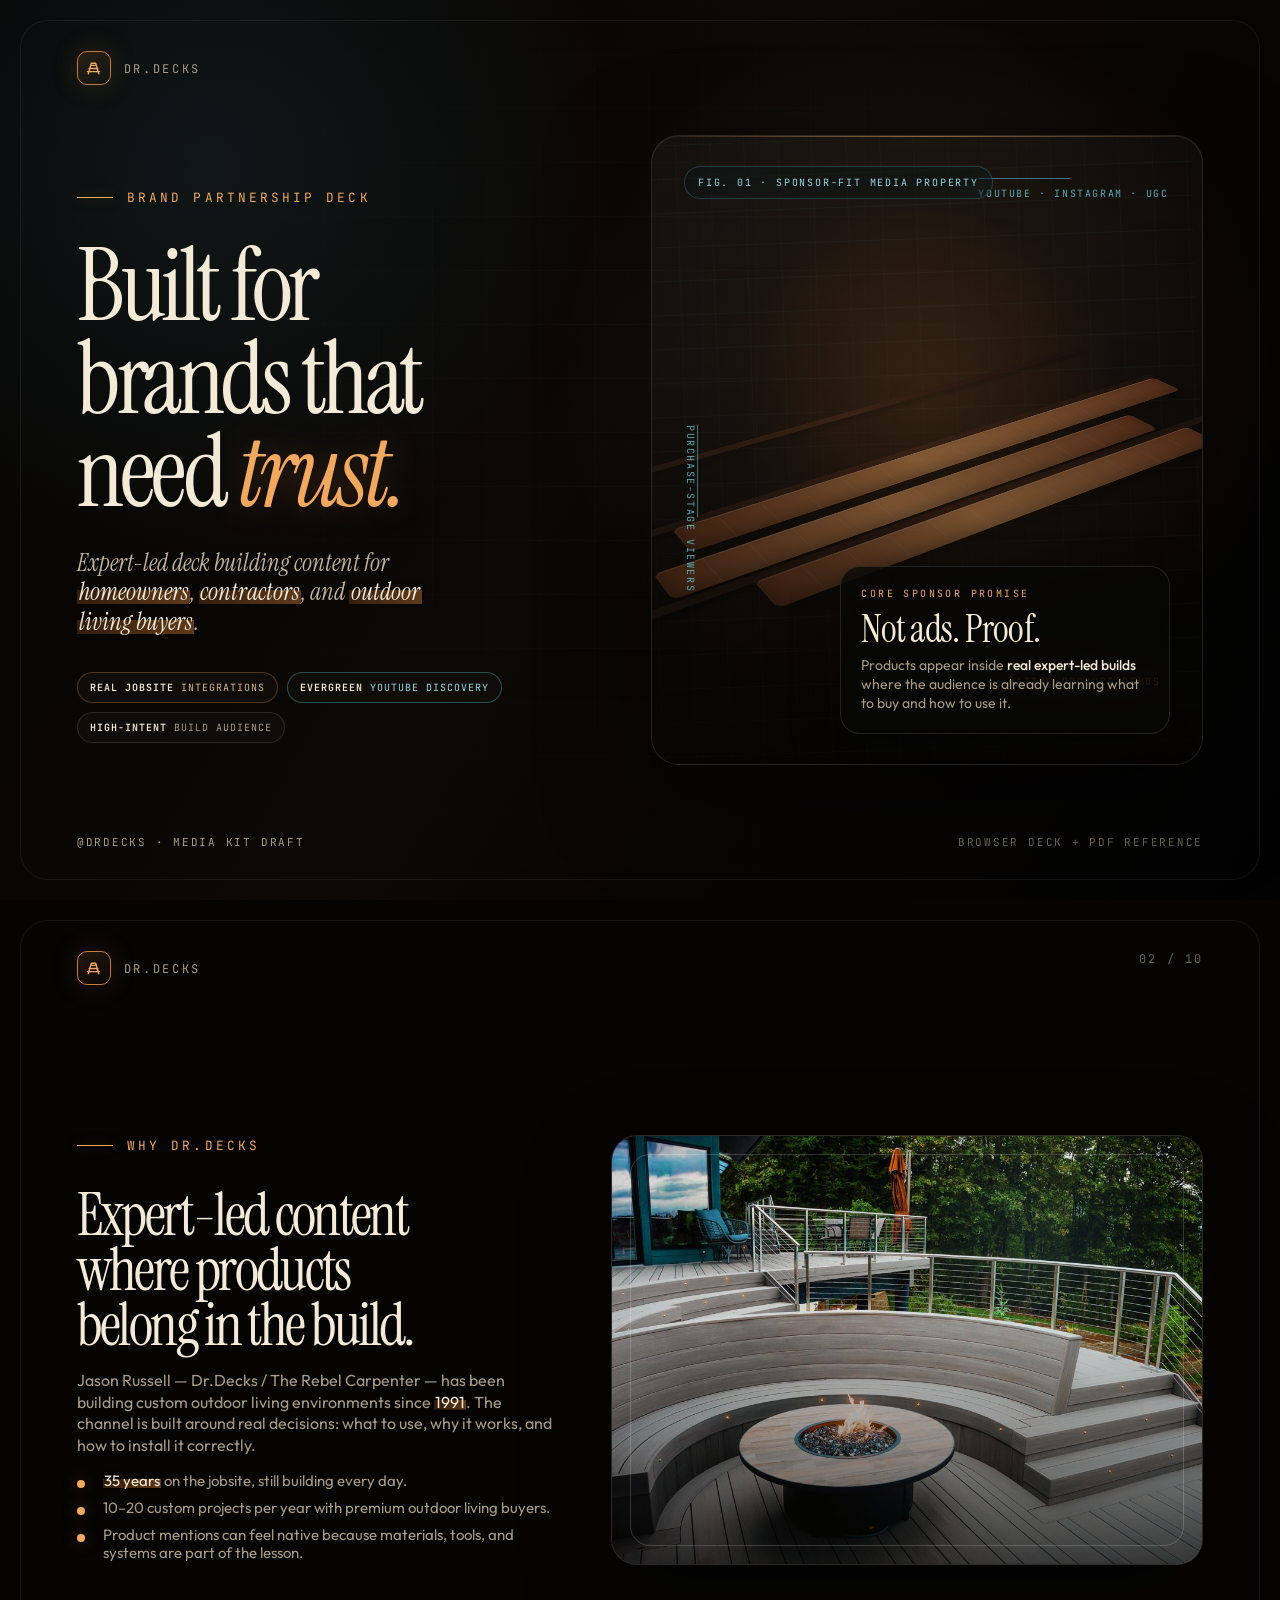
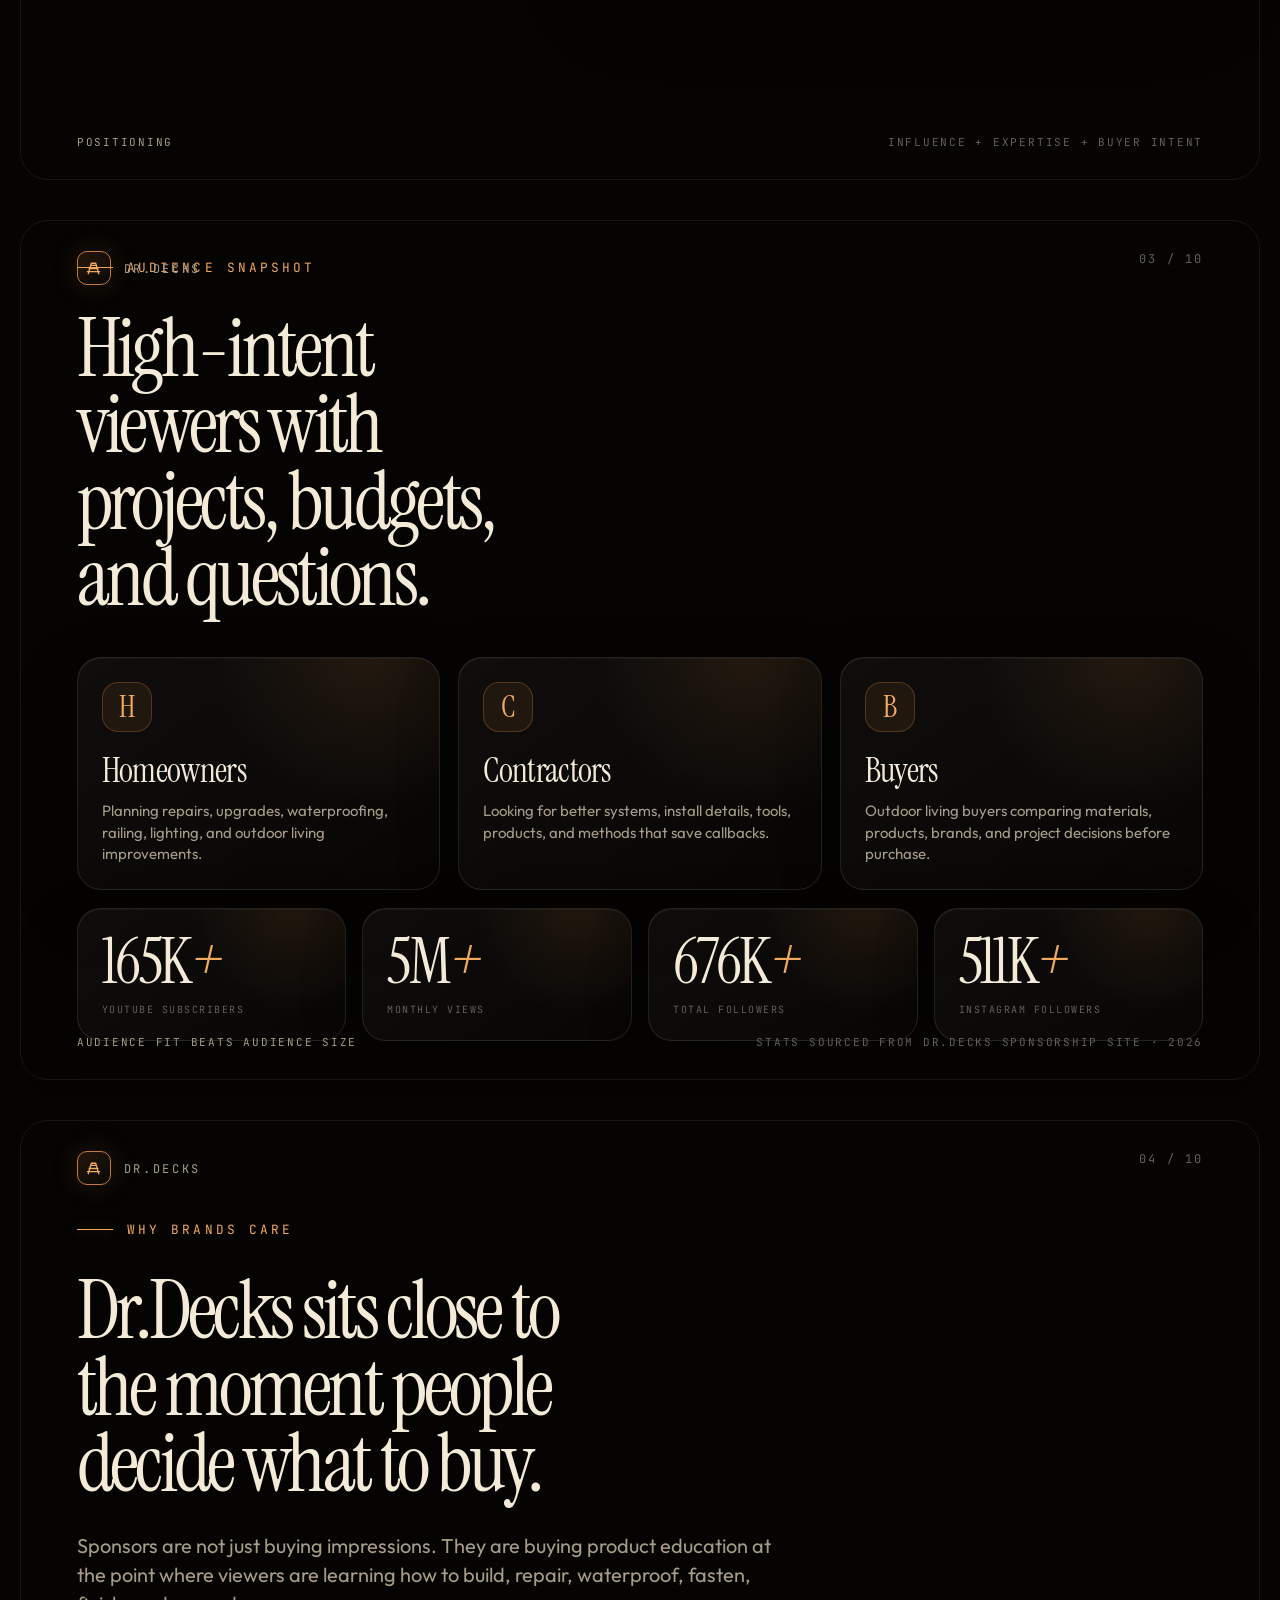
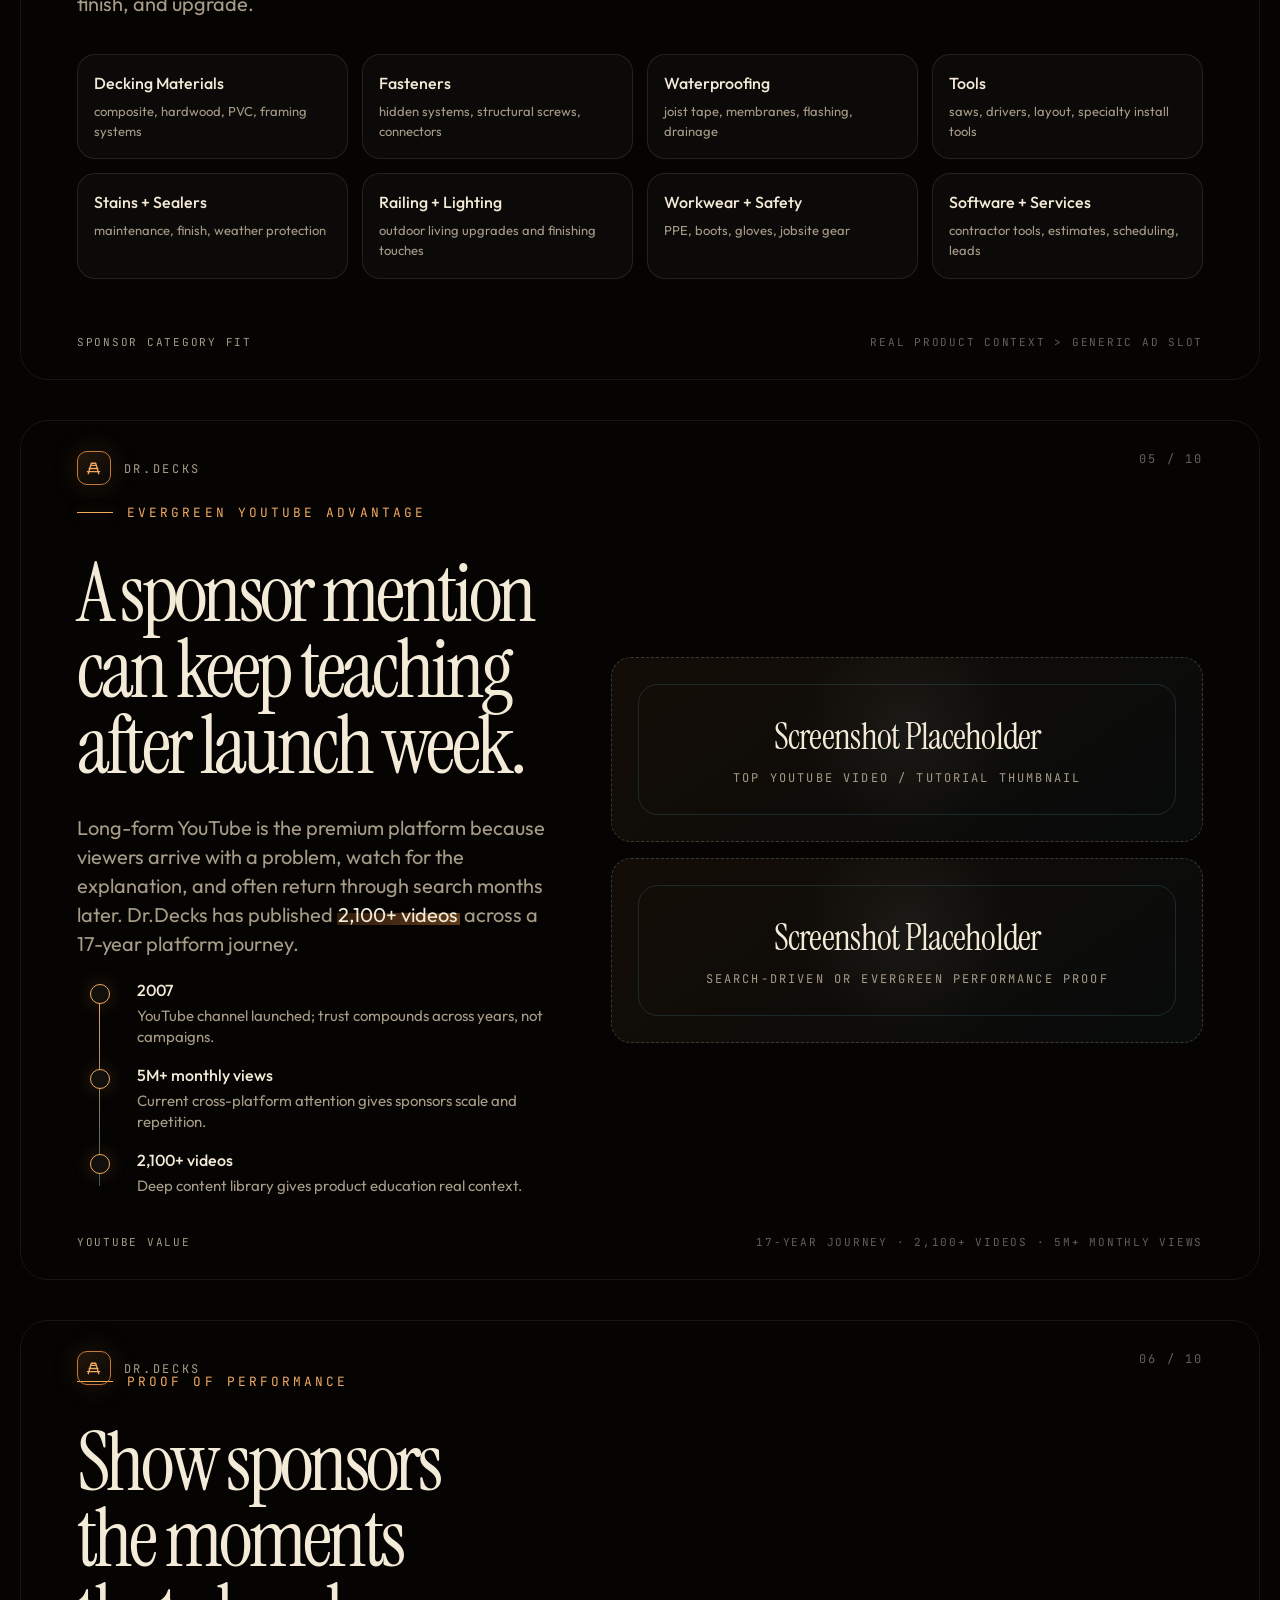
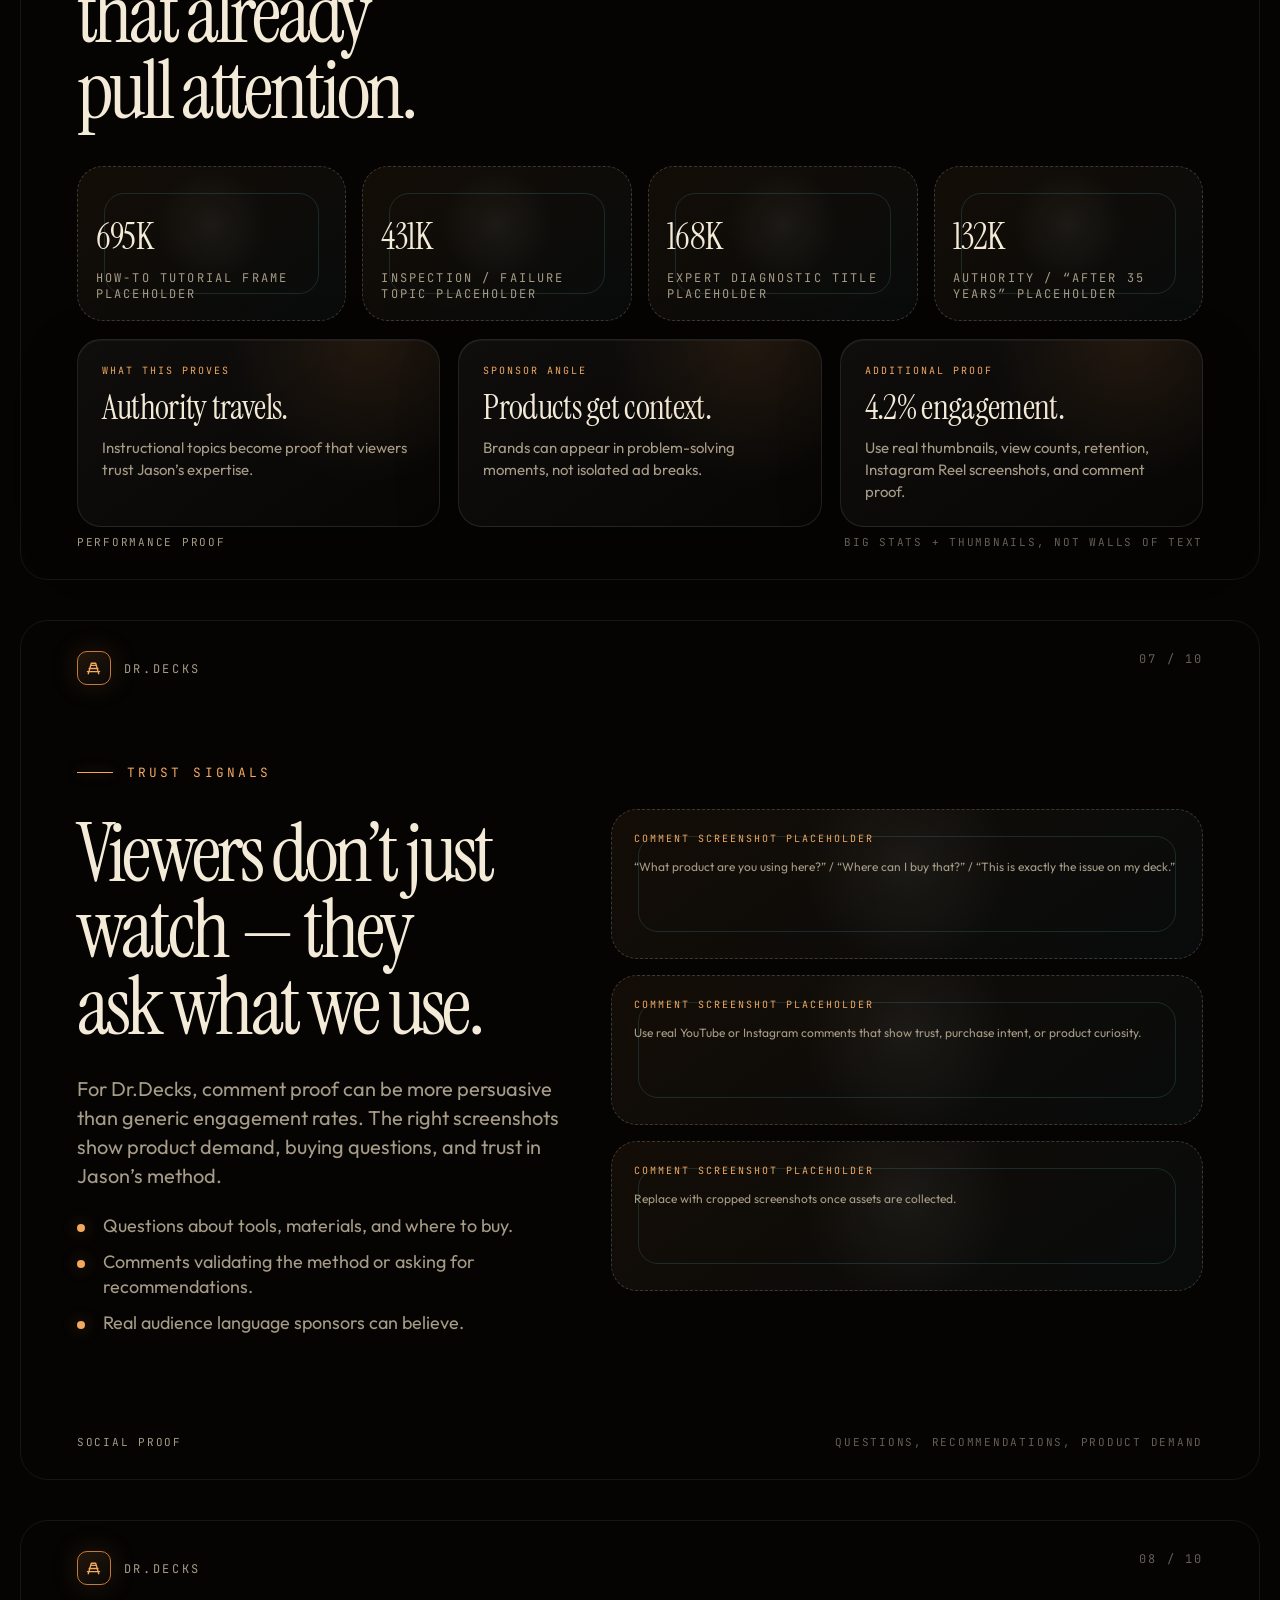
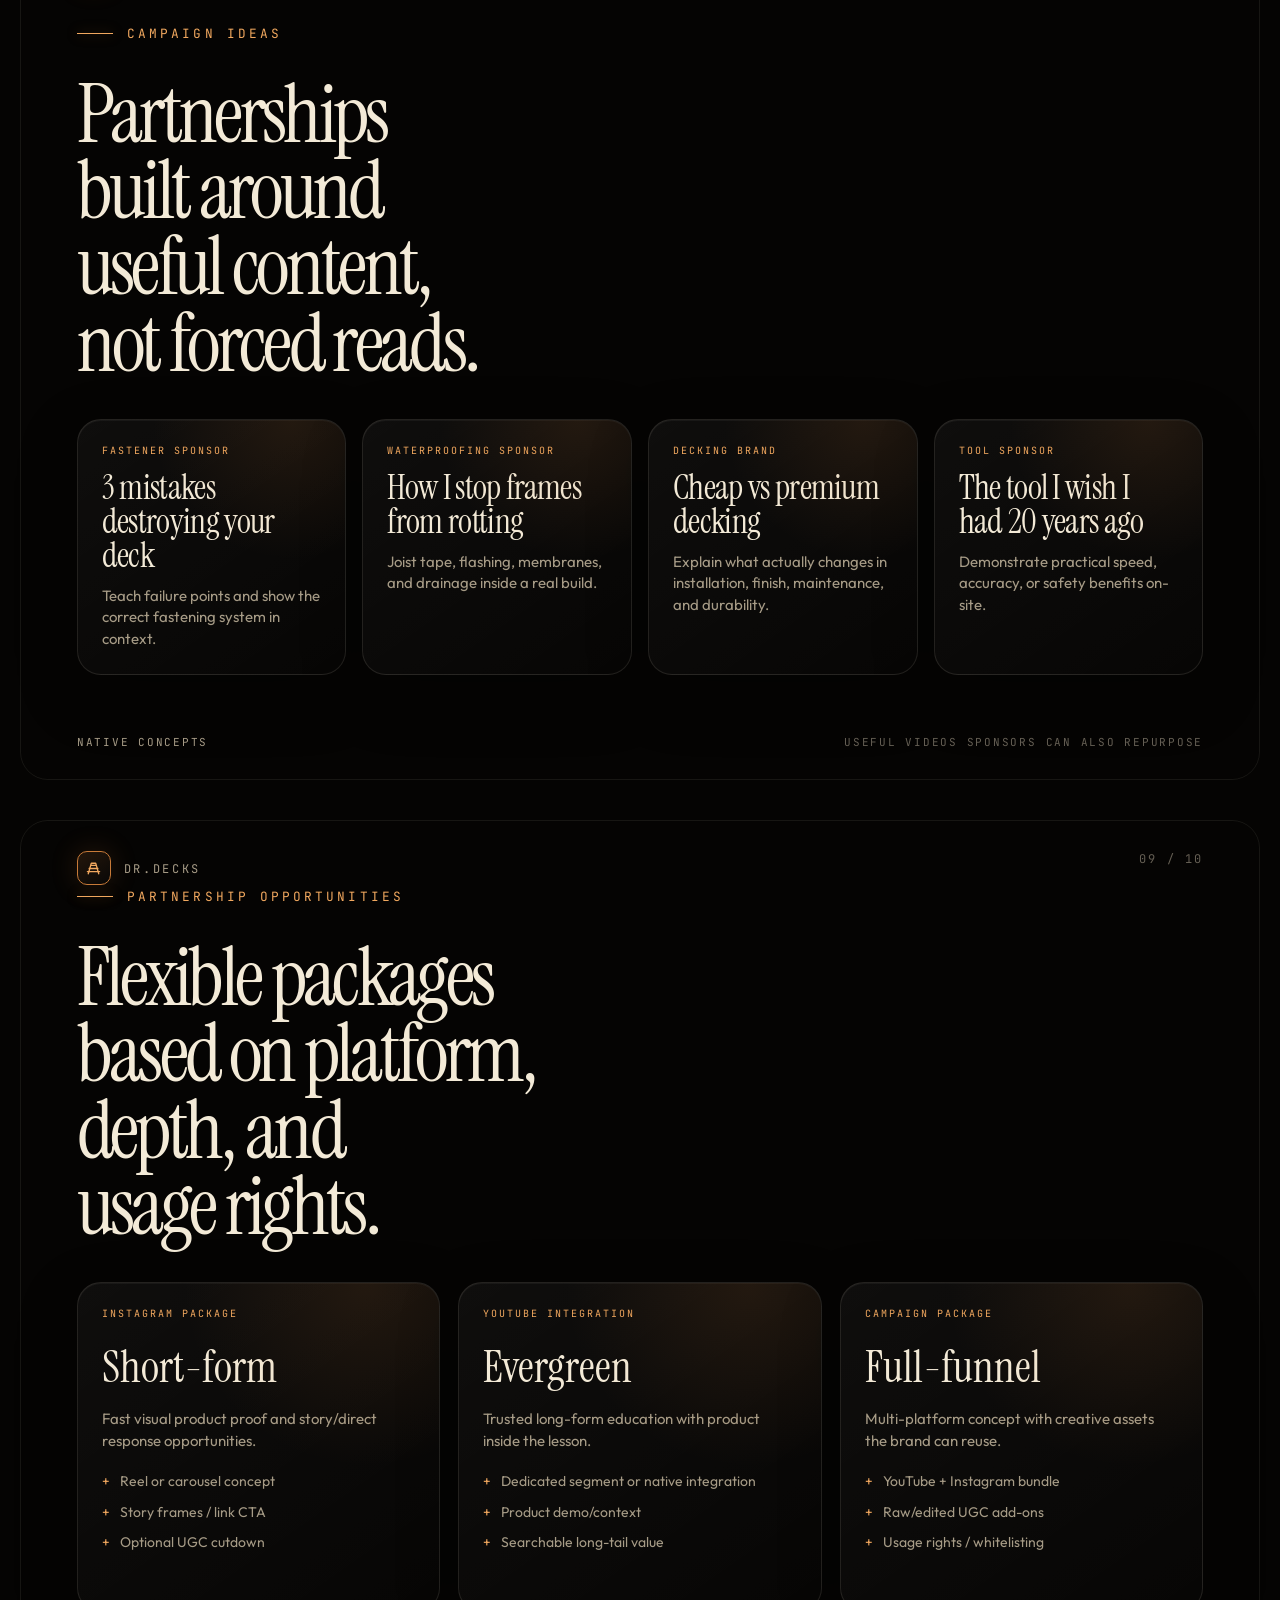
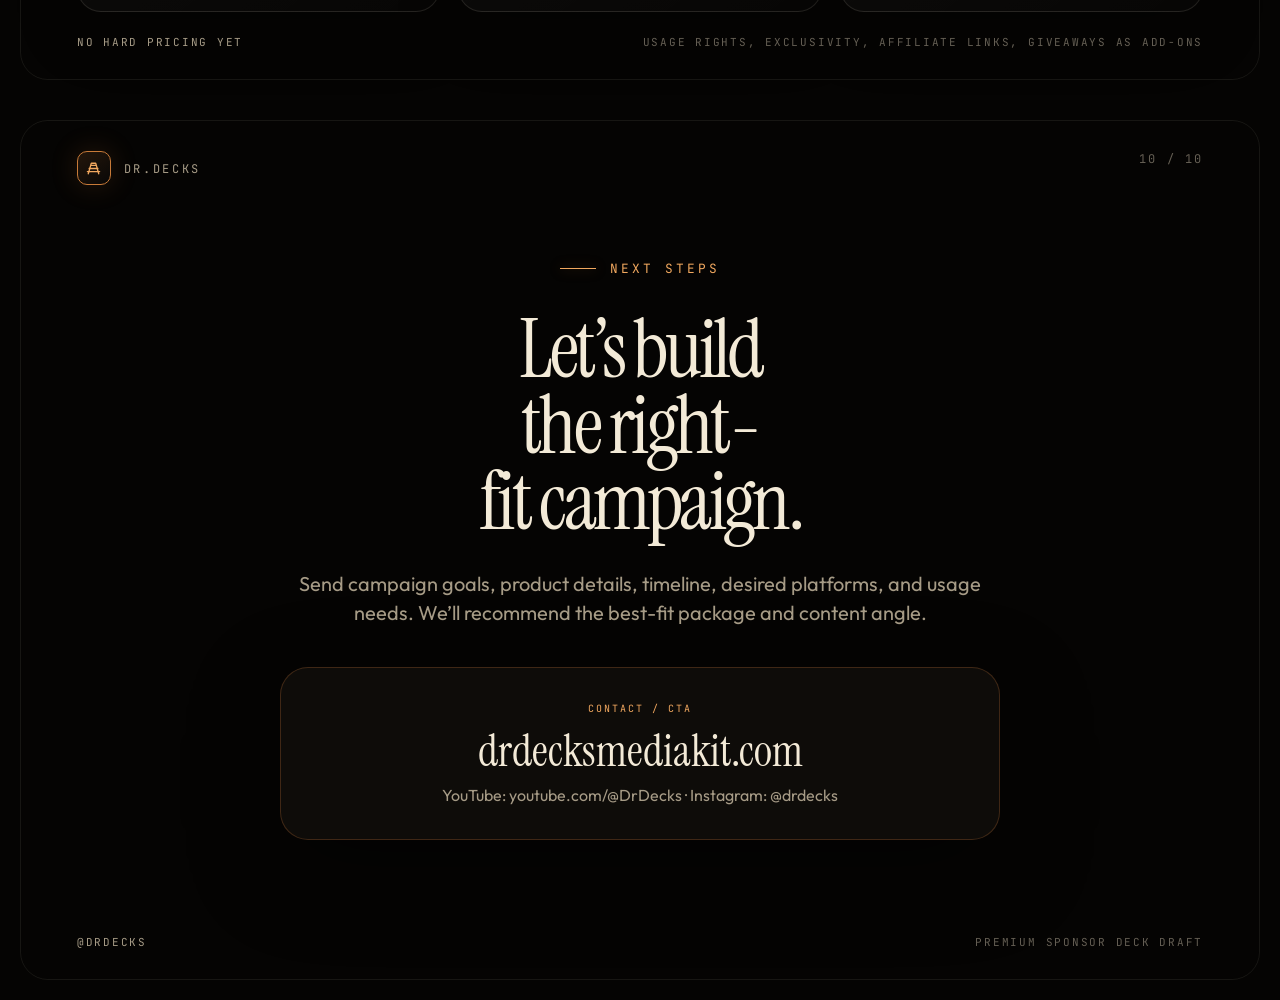
<file: drdecks-media-kit/slides.html>
<!DOCTYPE html>
<html lang="en">
<head>
<meta charset="UTF-8" />
<meta name="viewport" content="width=device-width, initial-scale=1.0" />
<title>Dr.Decks Brand Partnerships — Premium Sponsor Deck</title>
<link rel="preconnect" href="https://fonts.googleapis.com" crossorigin />
<link rel="stylesheet" href="https://fonts.googleapis.com/css2?family=Instrument+Serif:ital@0;1&family=Outfit:wght@300;400;500;600;700;800&family=JetBrains+Mono:wght@400;500;600&display=swap" />
<style>
:root{
  --bg:#050403; --bg2:#0c0a08; --panel:#12100d; --paper:#f3ead7; --muted:#a69b86; --dim:#655f54;
  --cedar:#c77a38; --cedar2:#f1a85f; --copper:#9f582b; --blueprint:#66c6d8; --green:#91b66f;
  --line:rgba(243,234,215,.13); --line2:rgba(199,122,56,.32);
  --font-display:'Instrument Serif',serif; --font-body:'Outfit',sans-serif; --font-mono:'JetBrains Mono',monospace;
  --ease:cubic-bezier(.16,1,.3,1);
}
*{box-sizing:border-box;margin:0;padding:0}
html{height:100%;background:var(--bg);scroll-snap-type:y mandatory;overflow-y:auto;overflow-x:hidden;scroll-behavior:smooth}
body{min-height:100%;background:var(--bg);color:var(--paper);font-family:var(--font-body);-webkit-font-smoothing:antialiased;overflow-x:hidden}
body:before{content:"";position:fixed;inset:0;background:radial-gradient(circle at 72% 42%,rgba(199,122,56,.18),transparent 34%),radial-gradient(circle at 16% 18%,rgba(102,198,216,.09),transparent 32%),linear-gradient(120deg,#050403 0%,#0b0806 46%,#020202 100%);z-index:0;pointer-events:none}
body:after{content:"";position:fixed;inset:0;background-image:linear-gradient(rgba(255,255,255,.025) 1px,transparent 1px),linear-gradient(90deg,rgba(255,255,255,.018) 1px,transparent 1px);background-size:54px 54px;mask-image:radial-gradient(circle at 55% 45%,#000 0%,transparent 78%);z-index:0;pointer-events:none}
.slide{position:relative;width:100vw;height:100vh;overflow:hidden;padding:clamp(42px,6vw,86px);display:grid;grid-template-columns:minmax(420px,.96fr) minmax(520px,1.04fr);gap:clamp(36px,5vw,82px);align-items:center;z-index:1;scroll-snap-align:start;page-break-after:always;break-after:page}
.slide:before{content:"";position:absolute;inset:20px;border:1px solid rgba(243,234,215,.08);border-radius:28px;pointer-events:none}
.slide.full{display:block}.slide.full .inner{position:relative;z-index:3;height:100%;display:flex;flex-direction:column;justify-content:center}.slide.center{text-align:center;display:flex;align-items:center;justify-content:center}.slide.center .inner{max-width:1100px}
.brand-mark{position:absolute;left:clamp(42px,6vw,86px);top:clamp(30px,4vw,58px);display:flex;align-items:center;gap:13px;font-family:var(--font-mono);font-size:12px;line-height:1;letter-spacing:.22em;text-transform:uppercase;color:var(--muted);z-index:4}.brand-mark span{display:block;line-height:1;transform:translateY(1px)}
.mark{width:34px;height:34px;border:1px solid var(--cedar);border-radius:10px;display:grid;place-items:center;position:relative;background:linear-gradient(145deg,rgba(199,122,56,.16),rgba(255,255,255,.02));box-shadow:0 0 28px rgba(199,122,56,.18);flex:0 0 34px}.mark svg{width:21px;height:21px;color:var(--cedar2);display:block}
.left{position:relative;z-index:3;padding-top:32px}.kicker{font-family:var(--font-mono);font-size:clamp(11px,1vw,13px);letter-spacing:.24em;text-transform:uppercase;color:var(--cedar2);display:flex;align-items:center;gap:14px;margin-bottom:clamp(22px,3vw,34px);opacity:0;animation:rise .8s var(--ease) .1s forwards}.kicker:before{content:"";width:36px;height:1px;background:var(--cedar2);box-shadow:0 0 12px rgba(199,122,56,.5)}
h1,h2{font-family:var(--font-display);font-weight:400;line-height:.93;letter-spacing:-.045em;color:var(--paper);text-wrap:balance}h1{font-size:clamp(62px,7.8vw,114px);max-width:7.8ch;opacity:0;animation:rise 1s var(--ease) .24s forwards}h2{font-size:clamp(56px,6.4vw,94px);max-width:10ch}.wide h2{max-width:13ch}h1 em,h2 em{font-style:italic;color:var(--cedar2);text-shadow:0 0 34px rgba(199,122,56,.32)}
.subtitle,.lead-copy{margin-top:clamp(18px,2.4vw,30px);font-family:var(--font-display);font-style:italic;font-size:clamp(20px,1.85vw,29px);line-height:1.26;color:#bfb39d;max-width:32ch}.lead-copy{font-family:var(--font-body);font-style:normal;font-size:20px;line-height:1.45;color:var(--muted);max-width:54ch}.hl{display:inline;box-decoration-break:clone;-webkit-box-decoration-break:clone;color:var(--paper);background:linear-gradient(90deg,rgba(199,122,56,.22),rgba(199,122,56,.46));background-size:100% 48%;background-position:0 82%;background-repeat:no-repeat;padding:0 .08em;text-shadow:0 0 14px rgba(199,122,56,.10)}
.proof-row{display:grid;grid-template-columns:repeat(2,max-content);gap:9px;margin-top:clamp(24px,3vw,34px);opacity:0;animation:rise .9s var(--ease) .66s forwards}.pill{border:1px solid rgba(243,234,215,.12);background:rgba(18,16,13,.72);border-radius:999px;padding:8px 12px;font-family:var(--font-mono);font-size:10px;letter-spacing:.10em;text-transform:uppercase;color:var(--muted);backdrop-filter:blur(10px);white-space:nowrap}.proof-row .pill:nth-child(3){grid-column:1 / -1;width:max-content}.pill strong{color:var(--paper);font-weight:600}.pill.cedar{border-color:rgba(199,122,56,.36);color:#d7b78f}.pill.blue{border-color:rgba(102,198,216,.35);color:#9bd7e3}
@keyframes rise{from{opacity:0;transform:translateY(28px) scale(.985);filter:blur(5px)}to{opacity:1;transform:translateY(0) scale(1);filter:blur(0)}}
.hero{position:relative;height:min(70vh,680px);min-height:520px;border:1px solid rgba(243,234,215,.10);border-radius:28px;background:linear-gradient(145deg,rgba(255,255,255,.045),rgba(255,255,255,.01));box-shadow:0 30px 100px rgba(0,0,0,.55),inset 0 1px 0 rgba(255,255,255,.06);overflow:hidden;opacity:0;animation:cardIn 1s var(--ease) .38s forwards}.hero:before{content:"";position:absolute;inset:0;background:radial-gradient(circle at 50% 42%,rgba(199,122,56,.18),transparent 42%);z-index:1;pointer-events:none}.hero:after{content:"";position:absolute;inset:0;background:linear-gradient(180deg,rgba(5,4,3,.1),rgba(5,4,3,.68));z-index:2;pointer-events:none}@keyframes cardIn{from{opacity:0;transform:translateX(26px) scale(.97);filter:blur(7px)}to{opacity:1;transform:translateX(0) scale(1);filter:blur(0)}}
.deck-scene{position:absolute;inset:0;z-index:1;perspective:1000px}.deck-plane{position:absolute;left:50%;top:51%;width:620px;height:360px;transform-style:preserve-3d;transform:translate(-50%,-50%) rotateX(62deg) rotateZ(-34deg);animation:sceneDrift 7s ease-in-out infinite}@keyframes sceneDrift{0%,100%{transform:translate(-50%,-50%) rotateX(62deg) rotateZ(-34deg) translateY(0)}50%{transform:translate(-50%,-50%) rotateX(62deg) rotateZ(-34deg) translateY(-10px)}}
.board{position:absolute;height:42px;border-radius:7px;background:linear-gradient(90deg,#6d3a1f,#d28a4a 42%,#7a4224);box-shadow:inset 0 2px 0 rgba(255,255,255,.13),inset 0 -8px 18px rgba(0,0,0,.24),0 16px 22px rgba(0,0,0,.28);overflow:hidden}.board:before{content:"";position:absolute;inset:0;background:repeating-linear-gradient(90deg,rgba(255,255,255,.10) 0 1px,transparent 1px 42px),linear-gradient(120deg,transparent,rgba(255,255,255,.10),transparent);opacity:.72}.board:nth-child(1){left:0;top:0;width:520px}.board:nth-child(2){left:34px;top:56px;width:560px}.board:nth-child(3){left:-20px;top:112px;width:530px}.board:nth-child(4){left:48px;top:168px;width:590px}.board:nth-child(5){left:10px;top:224px;width:535px}.board:nth-child(6){left:74px;top:280px;width:500px}.joist{position:absolute;width:670px;height:11px;border-radius:3px;background:linear-gradient(90deg,#251913,#5a3320,#231711);box-shadow:0 9px 13px rgba(0,0,0,.25)}.joist.j1{left:-40px;top:48px}.joist.j2{left:-28px;top:158px}.joist.j3{left:-42px;top:270px}.blueprint-lines{position:absolute;inset:0;z-index:0;background-image:linear-gradient(rgba(102,198,216,.08) 1px,transparent 1px),linear-gradient(90deg,rgba(102,198,216,.06) 1px,transparent 1px);background-size:34px 34px;transform:rotate(-2deg);opacity:.68}.measure{position:absolute;z-index:3;font-family:var(--font-mono);font-size:10px;letter-spacing:.16em;text-transform:uppercase;color:var(--blueprint);opacity:.85}.measure.m1{right:34px;top:42px}.measure.m2{left:32px;bottom:172px;writing-mode:vertical-rl}.measure.m3{right:42px;bottom:76px;color:var(--cedar2)}.measure:before{content:"";display:block;width:92px;height:1px;background:currentColor;margin-bottom:8px;opacity:.65}.measure.m2:before{width:1px;height:92px;margin:0 0 8px}
.stat-card{position:absolute;z-index:4;right:32px;bottom:30px;width:330px;border:1px solid rgba(243,234,215,.12);border-radius:20px;background:rgba(8,7,6,.72);backdrop-filter:blur(18px);padding:20px;box-shadow:0 18px 48px rgba(0,0,0,.38);animation:statPulse 5s ease-in-out infinite}.stat-card .label{font-family:var(--font-mono);font-size:10px;letter-spacing:.24em;text-transform:uppercase;color:var(--cedar2);margin-bottom:10px}.stat-card .big{font-family:var(--font-display);font-size:38px;line-height:1;color:var(--paper);letter-spacing:-.02em}.stat-card p{margin-top:8px;color:var(--muted);font-size:14px;line-height:1.35}.stat-card b{color:var(--paper);font-weight:500}@keyframes statPulse{0%,100%{box-shadow:0 18px 48px rgba(0,0,0,.38),0 0 0 rgba(199,122,56,0)}50%{box-shadow:0 18px 48px rgba(0,0,0,.38),0 0 38px rgba(199,122,56,.14)}}
.top-label{position:absolute;z-index:4;left:32px;top:30px;border:1px solid rgba(102,198,216,.24);border-radius:999px;padding:9px 13px;font-family:var(--font-mono);font-size:10px;letter-spacing:.18em;text-transform:uppercase;color:#9bd7e3;background:rgba(9,20,23,.42);backdrop-filter:blur(12px)}
.footer{position:absolute;left:clamp(42px,6vw,86px);right:clamp(42px,6vw,86px);bottom:clamp(28px,4vw,56px);display:flex;justify-content:space-between;align-items:flex-end;z-index:5;font-family:var(--font-mono);font-size:11px;letter-spacing:.16em;text-transform:uppercase;color:var(--dim)}.footer span:first-child{color:var(--muted)}.footer b{color:var(--cedar2);font-weight:600}.scan{position:absolute;z-index:5;left:0;right:0;top:0;height:1px;background:linear-gradient(90deg,transparent,var(--cedar2),transparent);animation:scan 3.6s linear infinite;opacity:.5}@keyframes scan{0%{transform:translateX(-100%)}100%{transform:translateX(100%)}}
/* deck components */
.slide-no{position:absolute;right:clamp(42px,6vw,86px);top:clamp(34px,4vw,58px);z-index:4;font-family:var(--font-mono);font-size:12px;letter-spacing:.18em;color:var(--dim)}
.grid-2{display:grid;grid-template-columns:.9fr 1.1fr;gap:50px;align-items:center}.slide.full .inner.grid-2{display:grid;grid-template-columns:.9fr 1.1fr;gap:50px;align-items:center}.grid-3{display:grid;grid-template-columns:repeat(3,1fr);gap:18px}.grid-4{display:grid;grid-template-columns:repeat(4,1fr);gap:16px}.stack{display:grid;gap:16px}.card{border:1px solid rgba(243,234,215,.11);border-radius:24px;background:linear-gradient(145deg,rgba(255,255,255,.045),rgba(255,255,255,.012));box-shadow:0 20px 60px rgba(0,0,0,.30),inset 0 1px 0 rgba(255,255,255,.045);padding:24px;position:relative;overflow:hidden}.card:before{content:"";position:absolute;inset:0;background:radial-gradient(circle at 80% 0%,rgba(199,122,56,.12),transparent 42%);pointer-events:none}.eyebrow{font-family:var(--font-mono);font-size:10px;letter-spacing:.20em;text-transform:uppercase;color:var(--cedar2);margin-bottom:14px}.card h3{font-family:var(--font-display);font-weight:400;font-size:34px;line-height:1;color:var(--paper);letter-spacing:-.02em}.card p,.card li{font-size:15px;line-height:1.45;color:var(--muted)}.card p{margin-top:12px}.big-num{font-family:var(--font-display);font-size:64px;line-height:.9;color:var(--paper);letter-spacing:-.04em}.big-num span{color:var(--cedar2);font-style:italic}.fine{font-family:var(--font-mono);font-size:10px;letter-spacing:.15em;text-transform:uppercase;color:var(--dim);margin-top:12px}.bullets{list-style:none;display:grid;gap:12px;margin-top:24px}.bullets li{padding-left:26px;position:relative;color:var(--muted);font-size:18px;line-height:1.36}.bullets li:before{content:"";position:absolute;left:0;top:.55em;width:8px;height:8px;border-radius:50%;background:var(--cedar2);box-shadow:0 0 16px rgba(199,122,56,.45)}
.photo-ph{min-height:420px;border:1px dashed rgba(243,234,215,.20);border-radius:26px;background:linear-gradient(145deg,rgba(199,122,56,.08),rgba(102,198,216,.045)),radial-gradient(circle at 50% 38%,rgba(255,255,255,.06),transparent 34%);display:flex;align-items:center;justify-content:center;text-align:center;color:var(--muted);font-family:var(--font-mono);font-size:12px;letter-spacing:.18em;text-transform:uppercase;position:relative;overflow:hidden}.photo-ph:before{content:"";position:absolute;inset:26px;border:1px solid rgba(102,198,216,.16);border-radius:20px}.photo-ph b{display:block;color:var(--paper);font-family:var(--font-display);font-size:36px;font-weight:400;letter-spacing:-.02em;text-transform:none;margin-bottom:10px}section[data-title="Why Dr.Decks"] h2{font-size:clamp(42px,4.6vw,66px)}section[data-title="Why Dr.Decks"] .lead-copy{font-size:16px;line-height:1.34;margin-top:18px}section[data-title="Why Dr.Decks"] .bullets{gap:8px;margin-top:16px}section[data-title="Why Dr.Decks"] .bullets li{font-size:15px;line-height:1.25}.photo-real{min-height:360px;height:48vh;max-height:430px;border-style:solid;border-color:rgba(243,234,215,.14);box-shadow:0 26px 86px rgba(0,0,0,.42),inset 0 1px 0 rgba(255,255,255,.08);background:#080706;align-items:stretch;justify-content:stretch;text-align:left;animation:cardIn 1s var(--ease) .34s forwards}.photo-real:before{inset:18px;border-color:rgba(255,255,255,.18);z-index:2}.photo-real:after{content:"";position:absolute;inset:0;background:linear-gradient(180deg,rgba(5,4,3,0) 44%,rgba(5,4,3,.72) 100%),radial-gradient(circle at 72% 24%,rgba(102,198,216,.13),transparent 34%);z-index:1;pointer-events:none}.photo-real img{position:absolute;inset:0;width:100%;height:100%;object-fit:cover;object-position:center;filter:saturate(1.04) contrast(1.04)}.photo-caption{position:absolute;left:28px;right:28px;bottom:24px;z-index:3;display:flex;justify-content:space-between;gap:18px;align-items:flex-end;color:var(--paper);text-transform:none;letter-spacing:0;font-family:var(--font-body)}.photo-caption b{font-size:30px;margin:0;text-shadow:0 8px 28px rgba(0,0,0,.55)}.photo-caption span{font-family:var(--font-mono);font-size:10px;letter-spacing:.18em;text-transform:uppercase;color:#d9ccb6;text-align:right;max-width:180px}.photo-ph.small{min-height:185px;border-radius:20px}.photo-ph.thumbnail{min-height:155px;align-items:flex-end;justify-content:flex-start;text-align:left;padding:18px}.photo-ph.comment{min-height:150px;display:block;text-align:left;padding:22px;text-transform:none;letter-spacing:0;font-family:var(--font-body)}
.audience-card{min-height:230px}.aud-icon{width:50px;height:50px;border-radius:16px;border:1px solid var(--line2);display:grid;place-items:center;margin-bottom:22px;background:rgba(199,122,56,.10);font-family:var(--font-display);font-size:30px;color:var(--cedar2)}
.category-grid{display:grid;grid-template-columns:repeat(4,1fr);gap:14px;margin-top:36px}.cat{border:1px solid rgba(243,234,215,.10);border-radius:18px;padding:18px 16px;min-height:104px;background:rgba(18,16,13,.62)}.cat b{display:block;font-size:16px;color:var(--paper);font-weight:500;margin-bottom:7px}.cat span{font-size:13px;color:var(--muted);line-height:1.32}
.timeline{position:relative;display:grid;gap:18px;margin-top:22px}.timeline:before{content:"";position:absolute;left:22px;top:10px;bottom:10px;width:1px;background:linear-gradient(var(--cedar2),rgba(102,198,216,.45))}.step{position:relative;padding-left:60px}.step:before{content:"";position:absolute;left:13px;top:4px;width:18px;height:18px;border-radius:50%;background:var(--panel);border:1px solid var(--cedar2);box-shadow:0 0 18px rgba(199,122,56,.28)}.step b{display:block;color:var(--paper);font-weight:500;margin-bottom:5px}.step span{color:var(--muted);font-size:15px;line-height:1.4}
.package{min-height:330px}.package .price{font-family:var(--font-display);font-size:44px;color:var(--paper);margin:18px 0 12px}.package ul{list-style:none;display:grid;gap:10px;margin-top:20px}.package li{font-size:14px;color:var(--muted);padding-left:18px;position:relative}.package li:before{content:"+";position:absolute;left:0;color:var(--cedar2)}
.contact-card{max-width:720px;margin:40px auto 0;padding:34px;border:1px solid rgba(199,122,56,.26);border-radius:28px;background:rgba(18,16,13,.72);box-shadow:0 28px 90px rgba(0,0,0,.4)}.contact-card .big{font-family:var(--font-display);font-size:44px;line-height:1;color:var(--paper)}
@media(max-width:980px){
  html{scroll-snap-type:none;scroll-behavior:auto}
  .slide{width:100%;height:auto;min-height:100svh;overflow:visible;padding:82px 24px 34px;display:block;grid-template-columns:1fr;gap:0;scroll-snap-align:none}
  .slide:before{inset:10px;border-radius:22px}
  .slide.full .inner,.slide.full .inner.grid-2,.slide.center .inner{height:auto;min-height:0;display:block;max-width:100%}
  .brand-mark{left:24px;top:22px;font-size:10px;gap:9px;letter-spacing:.18em}.mark{width:28px;height:28px;flex-basis:28px;border-radius:8px}.mark svg{width:17px;height:17px}.slide-no{right:24px;top:28px;font-size:10px}
  h1{font-size:clamp(50px,15vw,72px);max-width:9ch;line-height:.9}h2,.wide h2{font-size:clamp(36px,10.5vw,58px);max-width:10.8ch;line-height:.92}.kicker{font-size:10px;letter-spacing:.18em;gap:10px;margin-bottom:16px}.kicker:before{width:24px}.subtitle,.lead-copy{font-size:clamp(16px,4.6vw,20px);line-height:1.32;max-width:100%;margin-top:16px}.left{padding-top:0}
  .proof-row{grid-template-columns:1fr;gap:7px;margin-top:18px}.proof-row .pill:nth-child(3){grid-column:auto;width:auto}.pill{white-space:normal;font-size:9px;line-height:1.25;padding:7px 10px}
  .hero{min-height:0;height:46vh;max-height:390px;margin-top:24px;border-radius:22px}.deck-plane{width:440px;height:260px}.stat-card{left:18px;right:18px;bottom:18px;width:auto;padding:14px;border-radius:16px}.stat-card .big{font-size:30px}.stat-card p{font-size:12px}.top-label,.measure{font-size:8px}.measure.m1{right:18px;top:42px}.measure.m2{left:18px;bottom:145px}.measure.m3{right:20px;bottom:104px}
  .grid-2,.slide.full .inner.grid-2{display:block}.grid-3,.grid-4,.category-grid{display:grid;grid-template-columns:1fr;gap:10px!important;margin-top:18px!important}.grid-4{grid-template-columns:repeat(2,minmax(0,1fr))}.category-grid{grid-template-columns:repeat(2,minmax(0,1fr))}
  .card,.cat{padding:14px;border-radius:16px;min-height:0}.card h3{font-size:clamp(24px,7vw,30px)}.card p,.card li{font-size:13px;line-height:1.32}.big-num{font-size:clamp(38px,12vw,52px)}.fine{font-size:9px;line-height:1.25}.audience-card{min-height:0}.aud-icon{width:36px;height:36px;border-radius:12px;font-size:22px;margin-bottom:12px}.cat{min-height:0}.cat b{font-size:14px;margin-bottom:4px}.cat span{font-size:12px;line-height:1.25}
  .photo-ph{min-height:180px;border-radius:18px}.photo-ph:before{inset:12px;border-radius:14px}.photo-real{height:34vh;min-height:190px;max-height:260px;margin-top:22px}.photo-ph.small{min-height:118px}.photo-ph.thumbnail{min-height:106px;padding:12px}.photo-ph b{font-size:26px}.photo-ph.comment{min-height:0;padding:14px}.stack{gap:10px;margin-top:18px}
  .timeline{gap:12px;margin-top:16px}.timeline:before{left:14px}.step{padding-left:38px}.step:before{left:6px;width:16px;height:16px}.step span{font-size:13px;line-height:1.28}
  .package{min-height:0}.package .price{font-size:34px;margin:10px 0 8px}.package ul{gap:6px;margin-top:12px}.contact-card{padding:20px;border-radius:20px;margin-top:24px}.contact-card .big{font-size:clamp(28px,8vw,36px);overflow-wrap:anywhere}
  .footer{position:relative;left:auto;right:auto;bottom:auto;display:block;margin-top:24px;font-size:9px;line-height:1.45;letter-spacing:.12em}.footer span{display:block}.footer span+span{margin-top:4px}
  section[data-title="Why Dr.Decks"] h2{font-size:clamp(34px,9.6vw,50px)}section[data-title="Why Dr.Decks"] .lead-copy{font-size:15px;line-height:1.3}section[data-title="Why Dr.Decks"] .bullets{gap:8px;margin-top:14px}section[data-title="Why Dr.Decks"] .bullets li{font-size:14px;line-height:1.25}
  .bullets{gap:9px;margin-top:16px}.bullets li{font-size:15px;line-height:1.3;padding-left:20px}.bullets li:before{width:6px;height:6px}
}
@media(max-width:430px){
  .slide{padding:76px 18px 30px}.brand-mark{left:18px}.slide-no{right:18px}.grid-4,.category-grid{grid-template-columns:1fr}.hero{height:40vh}.stat-card{left:12px;right:12px;bottom:12px;padding:12px}.stat-card .label{font-size:8px;margin-bottom:6px}.stat-card .big{font-size:26px}.stat-card p{font-size:11px}.measure{display:none}.photo-real{height:30vh;min-height:170px}.card,.cat{padding:12px}h2,.wide h2{font-size:clamp(32px,10vw,46px)}.lead-copy{font-size:15px}.grid-3{gap:8px!important}.package .price{font-size:30px}
}
@media print{@page{size:16in 9in;margin:0}html,body{overflow:visible!important}.slide{width:16in;height:9in;page-break-after:always;break-after:page}.slide:last-child{page-break-after:auto}}
</style>
</head>
<body>

<section class="slide" data-title="Cover">
  <div class="brand-mark"><div class="mark" aria-hidden="true"><svg viewBox="0 0 48 48" fill="none" stroke="currentColor" stroke-width="3" stroke-linecap="round" stroke-linejoin="round"><path d="M10 31h28"/><path d="M14 24h20"/><path d="M18 17h12"/><path d="M12 36l7-24h10l7 24"/></svg></div><span>Dr.Decks</span></div>
  <div class="left"><div class="kicker">Brand Partnership Deck</div><h1>Built for brands that need <em>trust.</em></h1><p class="subtitle">Expert-led deck building content for <span class="hl">homeowners</span>, <span class="hl">contractors</span>, and <span class="hl">outdoor living buyers</span>.</p><div class="proof-row"><div class="pill cedar"><strong>Real jobsite</strong> integrations</div><div class="pill blue"><strong>Evergreen</strong> YouTube discovery</div><div class="pill"><strong>High-intent</strong> build audience</div></div></div>
  <div class="hero" aria-label="Premium deck construction visual"><div class="scan"></div><div class="blueprint-lines"></div><div class="top-label">Fig. 01 · Sponsor-fit media property</div><div class="deck-scene"><div class="deck-plane"><div class="joist j1"></div><div class="joist j2"></div><div class="joist j3"></div><div class="board"></div><div class="board"></div><div class="board"></div><div class="board"></div><div class="board"></div><div class="board"></div></div></div><div class="measure m1">YouTube · Instagram · UGC</div><div class="measure m2">Purchase-stage viewers</div><div class="measure m3">Native product demos</div><div class="stat-card"><div class="label">Core sponsor promise</div><div class="big">Not ads. Proof.</div><p>Products appear inside <b>real expert-led builds</b> where the audience is already learning what to buy and how to use it.</p></div></div>
  <div class="footer"><span>@drdecks · media kit draft</span><span>Browser deck + PDF reference</span></div>
</section>

<section class="slide full wide" data-title="Why Dr.Decks">
  <div class="brand-mark"><div class="mark"><svg viewBox="0 0 48 48" fill="none" stroke="currentColor" stroke-width="3" stroke-linecap="round" stroke-linejoin="round"><path d="M10 31h28"/><path d="M14 24h20"/><path d="M18 17h12"/><path d="M12 36l7-24h10l7 24"/></svg></div><span>Dr.Decks</span></div><div class="slide-no">02 / 10</div>
  <div class="inner grid-2"><div><div class="kicker">Why Dr.Decks</div><h2>Expert-led content where products belong in the build.</h2><p class="lead-copy">Jason Russell — Dr.Decks / The Rebel Carpenter — has been building custom outdoor living environments since <span class="hl">1991</span>. The channel is built around real decisions: what to use, why it works, and how to install it correctly.</p><ul class="bullets"><li><span class="hl">35 years</span> on the jobsite, still building every day.</li><li>10–20 custom projects per year with premium outdoor living buyers.</li><li>Product mentions can feel native because materials, tools, and systems are part of the lesson.</li></ul></div><figure class="photo-ph photo-real"><img src="slide2-deck-photo.jpg" alt="Curved premium deck with built-in seating, fire table, cable railing, and lake view" /></figure></div>
  <div class="footer"><span>Positioning</span><span>Influence + expertise + buyer intent</span></div>
</section>

<section class="slide full wide" data-title="Audience Snapshot">
  <div class="brand-mark"><div class="mark"><svg viewBox="0 0 48 48" fill="none" stroke="currentColor" stroke-width="3" stroke-linecap="round" stroke-linejoin="round"><path d="M10 31h28"/><path d="M14 24h20"/><path d="M18 17h12"/><path d="M12 36l7-24h10l7 24"/></svg></div><span>Dr.Decks</span></div><div class="slide-no">03 / 10</div>
  <div class="inner"><div class="kicker">Audience Snapshot</div><h2>High-intent viewers with projects, budgets, and questions.</h2><div class="grid-3" style="margin-top:42px"><div class="card audience-card"><div class="aud-icon">H</div><h3>Homeowners</h3><p>Planning repairs, upgrades, waterproofing, railing, lighting, and outdoor living improvements.</p></div><div class="card audience-card"><div class="aud-icon">C</div><h3>Contractors</h3><p>Looking for better systems, install details, tools, products, and methods that save callbacks.</p></div><div class="card audience-card"><div class="aud-icon">B</div><h3>Buyers</h3><p>Outdoor living buyers comparing materials, products, brands, and project decisions before purchase.</p></div></div><div class="grid-4" style="margin-top:18px"><div class="card"><div class="big-num">165K<span>+</span></div><div class="fine">YouTube subscribers</div></div><div class="card"><div class="big-num">5M<span>+</span></div><div class="fine">Monthly views</div></div><div class="card"><div class="big-num">676K<span>+</span></div><div class="fine">Total followers</div></div><div class="card"><div class="big-num">511K<span>+</span></div><div class="fine">Instagram followers</div></div></div></div>
  <div class="footer"><span>Audience fit beats audience size</span><span>Stats sourced from Dr.Decks sponsorship site · 2026</span></div>
</section>

<section class="slide full wide" data-title="Why Brands Care">
  <div class="brand-mark"><div class="mark"><svg viewBox="0 0 48 48" fill="none" stroke="currentColor" stroke-width="3" stroke-linecap="round" stroke-linejoin="round"><path d="M10 31h28"/><path d="M14 24h20"/><path d="M18 17h12"/><path d="M12 36l7-24h10l7 24"/></svg></div><span>Dr.Decks</span></div><div class="slide-no">04 / 10</div>
  <div class="inner"><div class="kicker">Why Brands Care</div><h2>Dr.Decks sits close to the moment people decide what to buy.</h2><p class="lead-copy">Sponsors are not just buying impressions. They are buying product education at the point where viewers are learning how to build, repair, waterproof, fasten, finish, and upgrade.</p><div class="category-grid"><div class="cat"><b>Decking Materials</b><span>composite, hardwood, PVC, framing systems</span></div><div class="cat"><b>Fasteners</b><span>hidden systems, structural screws, connectors</span></div><div class="cat"><b>Waterproofing</b><span>joist tape, membranes, flashing, drainage</span></div><div class="cat"><b>Tools</b><span>saws, drivers, layout, specialty install tools</span></div><div class="cat"><b>Stains + Sealers</b><span>maintenance, finish, weather protection</span></div><div class="cat"><b>Railing + Lighting</b><span>outdoor living upgrades and finishing touches</span></div><div class="cat"><b>Workwear + Safety</b><span>PPE, boots, gloves, jobsite gear</span></div><div class="cat"><b>Software + Services</b><span>contractor tools, estimates, scheduling, leads</span></div></div></div>
  <div class="footer"><span>Sponsor category fit</span><span>Real product context > generic ad slot</span></div>
</section>

<section class="slide full wide" data-title="Evergreen YouTube Advantage">
  <div class="brand-mark"><div class="mark"><svg viewBox="0 0 48 48" fill="none" stroke="currentColor" stroke-width="3" stroke-linecap="round" stroke-linejoin="round"><path d="M10 31h28"/><path d="M14 24h20"/><path d="M18 17h12"/><path d="M12 36l7-24h10l7 24"/></svg></div><span>Dr.Decks</span></div><div class="slide-no">05 / 10</div>
  <div class="inner grid-2"><div><div class="kicker">Evergreen YouTube Advantage</div><h2>A sponsor mention can keep teaching after launch week.</h2><p class="lead-copy">Long-form YouTube is the premium platform because viewers arrive with a problem, watch for the explanation, and often return through search months later. Dr.Decks has published <span class="hl">2,100+ videos</span> across a 17-year platform journey.</p><div class="timeline"><div class="step"><b>2007</b><span>YouTube channel launched; trust compounds across years, not campaigns.</span></div><div class="step"><b>5M+ monthly views</b><span>Current cross-platform attention gives sponsors scale and repetition.</span></div><div class="step"><b>2,100+ videos</b><span>Deep content library gives product education real context.</span></div></div></div><div class="stack"><div class="photo-ph small"><div><b>Screenshot Placeholder</b>Top YouTube video / tutorial thumbnail</div></div><div class="photo-ph small"><div><b>Screenshot Placeholder</b>Search-driven or evergreen performance proof</div></div></div></div>
  <div class="footer"><span>YouTube value</span><span>17-year journey · 2,100+ videos · 5M+ monthly views</span></div>
</section>

<section class="slide full wide" data-title="Proof of Performance">
  <div class="brand-mark"><div class="mark"><svg viewBox="0 0 48 48" fill="none" stroke="currentColor" stroke-width="3" stroke-linecap="round" stroke-linejoin="round"><path d="M10 31h28"/><path d="M14 24h20"/><path d="M18 17h12"/><path d="M12 36l7-24h10l7 24"/></svg></div><span>Dr.Decks</span></div><div class="slide-no">06 / 10</div>
  <div class="inner"><div class="kicker">Proof of Performance</div><h2>Show sponsors the moments that already pull attention.</h2><div class="grid-4" style="margin-top:38px"><div class="photo-ph thumbnail"><div><b>695K</b>How-to tutorial frame placeholder</div></div><div class="photo-ph thumbnail"><div><b>431K</b>Inspection / failure topic placeholder</div></div><div class="photo-ph thumbnail"><div><b>168K</b>Expert diagnostic title placeholder</div></div><div class="photo-ph thumbnail"><div><b>132K</b>Authority / “after 35 years” placeholder</div></div></div><div class="grid-3" style="margin-top:18px"><div class="card"><div class="eyebrow">What this proves</div><h3>Authority travels.</h3><p>Instructional topics become proof that viewers trust Jason’s expertise.</p></div><div class="card"><div class="eyebrow">Sponsor angle</div><h3>Products get context.</h3><p>Brands can appear in problem-solving moments, not isolated ad breaks.</p></div><div class="card"><div class="eyebrow">Additional proof</div><h3>4.2% engagement.</h3><p>Use real thumbnails, view counts, retention, Instagram Reel screenshots, and comment proof.</p></div></div></div>
  <div class="footer"><span>Performance proof</span><span>Big stats + thumbnails, not walls of text</span></div>
</section>

<section class="slide full wide" data-title="Trust Signals">
  <div class="brand-mark"><div class="mark"><svg viewBox="0 0 48 48" fill="none" stroke="currentColor" stroke-width="3" stroke-linecap="round" stroke-linejoin="round"><path d="M10 31h28"/><path d="M14 24h20"/><path d="M18 17h12"/><path d="M12 36l7-24h10l7 24"/></svg></div><span>Dr.Decks</span></div><div class="slide-no">07 / 10</div>
  <div class="inner grid-2"><div><div class="kicker">Trust Signals</div><h2>Viewers don’t just watch — they ask what we use.</h2><p class="lead-copy">For Dr.Decks, comment proof can be more persuasive than generic engagement rates. The right screenshots show product demand, buying questions, and trust in Jason’s method.</p><ul class="bullets"><li>Questions about tools, materials, and where to buy.</li><li>Comments validating the method or asking for recommendations.</li><li>Real audience language sponsors can believe.</li></ul></div><div class="stack"><div class="photo-ph comment"><div class="eyebrow">Comment Screenshot Placeholder</div><p>“What product are you using here?” / “Where can I buy that?” / “This is exactly the issue on my deck.”</p></div><div class="photo-ph comment"><div class="eyebrow">Comment Screenshot Placeholder</div><p>Use real YouTube or Instagram comments that show trust, purchase intent, or product curiosity.</p></div><div class="photo-ph comment"><div class="eyebrow">Comment Screenshot Placeholder</div><p>Replace with cropped screenshots once assets are collected.</p></div></div></div>
  <div class="footer"><span>Social proof</span><span>Questions, recommendations, product demand</span></div>
</section>

<section class="slide full wide" data-title="Campaign Ideas">
  <div class="brand-mark"><div class="mark"><svg viewBox="0 0 48 48" fill="none" stroke="currentColor" stroke-width="3" stroke-linecap="round" stroke-linejoin="round"><path d="M10 31h28"/><path d="M14 24h20"/><path d="M18 17h12"/><path d="M12 36l7-24h10l7 24"/></svg></div><span>Dr.Decks</span></div><div class="slide-no">08 / 10</div>
  <div class="inner"><div class="kicker">Campaign Ideas</div><h2>Partnerships built around useful content, not forced reads.</h2><div class="grid-4" style="margin-top:38px"><div class="card"><div class="eyebrow">Fastener Sponsor</div><h3>3 mistakes destroying your deck</h3><p>Teach failure points and show the correct fastening system in context.</p></div><div class="card"><div class="eyebrow">Waterproofing Sponsor</div><h3>How I stop frames from rotting</h3><p>Joist tape, flashing, membranes, and drainage inside a real build.</p></div><div class="card"><div class="eyebrow">Decking Brand</div><h3>Cheap vs premium decking</h3><p>Explain what actually changes in installation, finish, maintenance, and durability.</p></div><div class="card"><div class="eyebrow">Tool Sponsor</div><h3>The tool I wish I had 20 years ago</h3><p>Demonstrate practical speed, accuracy, or safety benefits on-site.</p></div></div></div>
  <div class="footer"><span>Native concepts</span><span>Useful videos sponsors can also repurpose</span></div>
</section>

<section class="slide full wide" data-title="Packages">
  <div class="brand-mark"><div class="mark"><svg viewBox="0 0 48 48" fill="none" stroke="currentColor" stroke-width="3" stroke-linecap="round" stroke-linejoin="round"><path d="M10 31h28"/><path d="M14 24h20"/><path d="M18 17h12"/><path d="M12 36l7-24h10l7 24"/></svg></div><span>Dr.Decks</span></div><div class="slide-no">09 / 10</div>
  <div class="inner"><div class="kicker">Partnership Opportunities</div><h2>Flexible packages based on platform, depth, and usage rights.</h2><div class="grid-3" style="margin-top:38px"><div class="card package"><div class="eyebrow">Instagram Package</div><div class="price">Short-form</div><p>Fast visual product proof and story/direct response opportunities.</p><ul><li>Reel or carousel concept</li><li>Story frames / link CTA</li><li>Optional UGC cutdown</li></ul></div><div class="card package"><div class="eyebrow">YouTube Integration</div><div class="price">Evergreen</div><p>Trusted long-form education with product inside the lesson.</p><ul><li>Dedicated segment or native integration</li><li>Product demo/context</li><li>Searchable long-tail value</li></ul></div><div class="card package"><div class="eyebrow">Campaign Package</div><div class="price">Full-funnel</div><p>Multi-platform concept with creative assets the brand can reuse.</p><ul><li>YouTube + Instagram bundle</li><li>Raw/edited UGC add-ons</li><li>Usage rights / whitelisting</li></ul></div></div></div>
  <div class="footer"><span>No hard pricing yet</span><span>Usage rights, exclusivity, affiliate links, giveaways as add-ons</span></div>
</section>

<section class="slide center" data-title="Next Steps">
  <div class="brand-mark"><div class="mark"><svg viewBox="0 0 48 48" fill="none" stroke="currentColor" stroke-width="3" stroke-linecap="round" stroke-linejoin="round"><path d="M10 31h28"/><path d="M14 24h20"/><path d="M18 17h12"/><path d="M12 36l7-24h10l7 24"/></svg></div><span>Dr.Decks</span></div><div class="slide-no">10 / 10</div>
  <div class="inner"><div class="kicker" style="justify-content:center">Next Steps</div><h2 style="margin:auto;max-width:12ch">Let’s build the right-fit campaign.</h2><p class="lead-copy" style="margin-left:auto;margin-right:auto;max-width:720px">Send campaign goals, product details, timeline, desired platforms, and usage needs. We’ll recommend the best-fit package and content angle.</p><div class="contact-card"><div class="eyebrow">Contact / CTA</div><div class="big">drdecksmediakit.com</div><p style="margin-top:12px;color:var(--muted)">YouTube: youtube.com/@DrDecks · Instagram: @drdecks</p></div></div>
  <div class="footer"><span>@drdecks</span><span>Premium sponsor deck draft</span></div>
</section>

</body>
</html>
</file>
